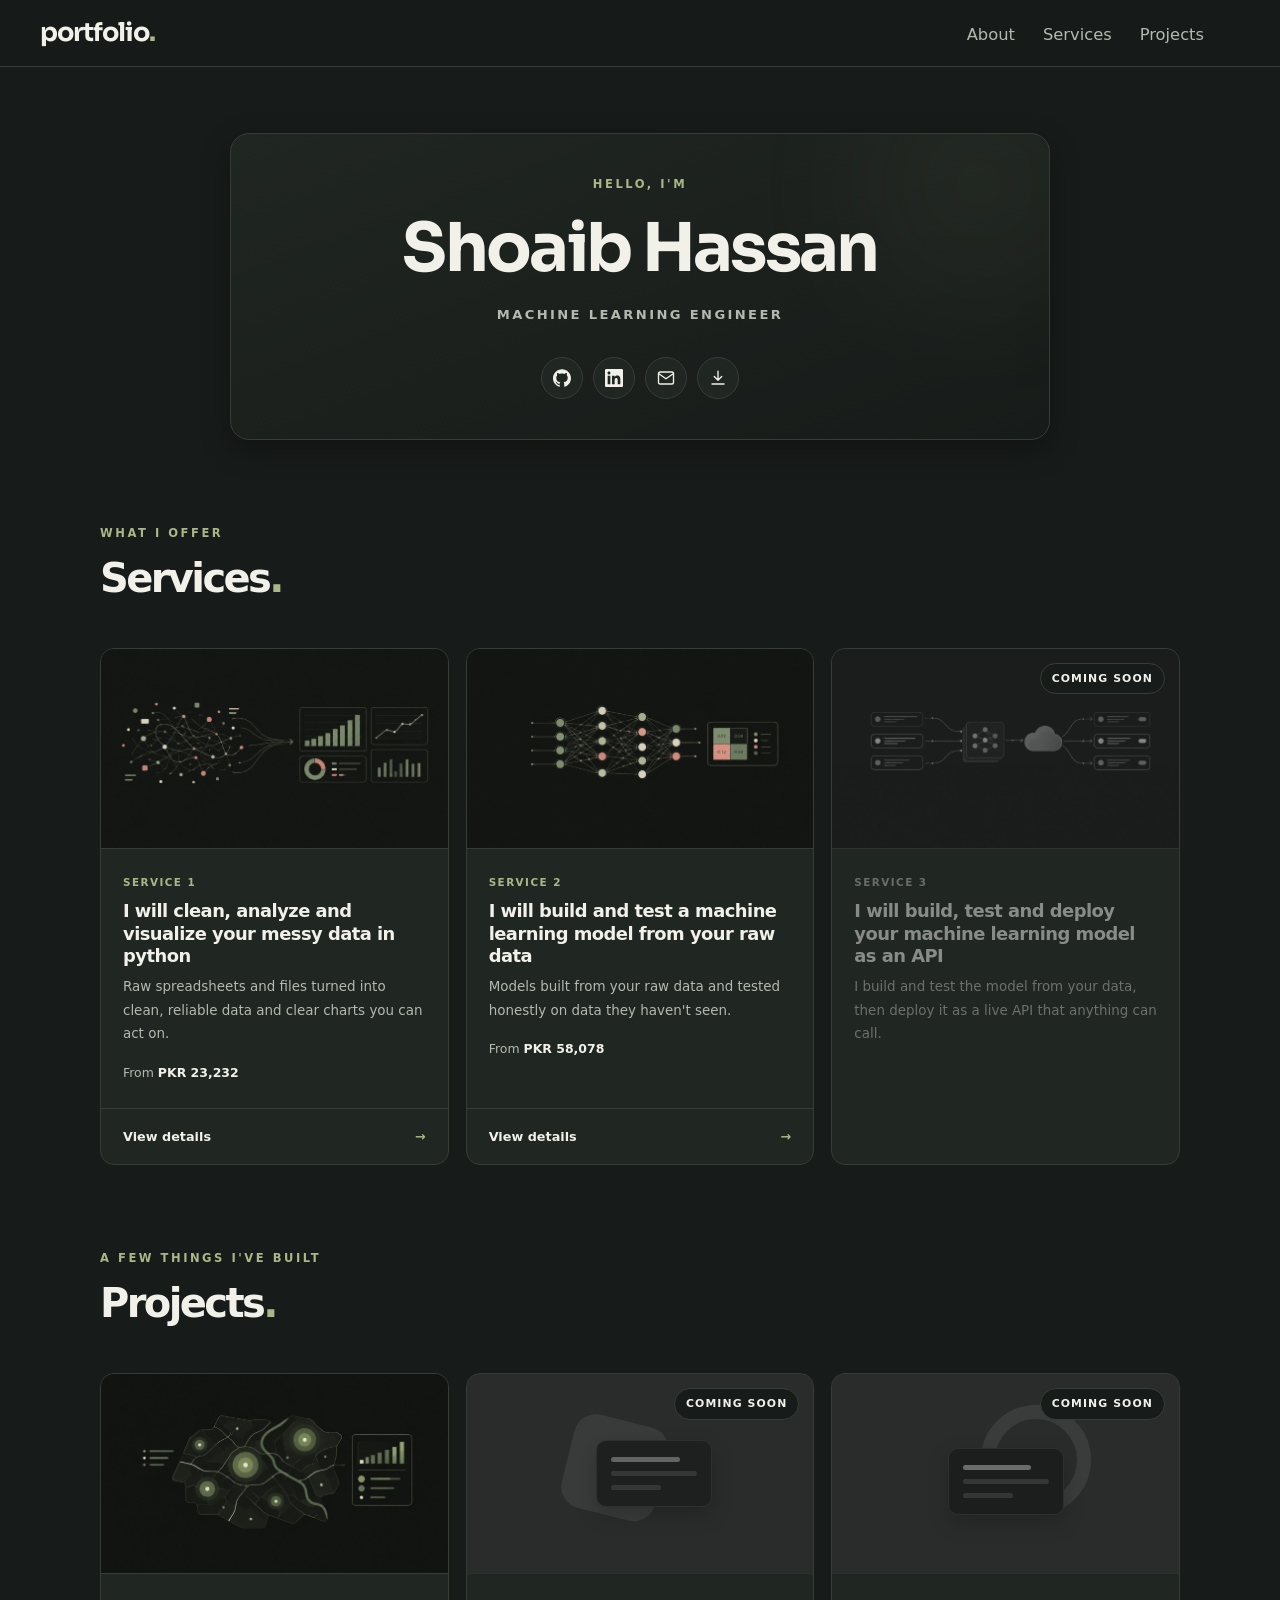
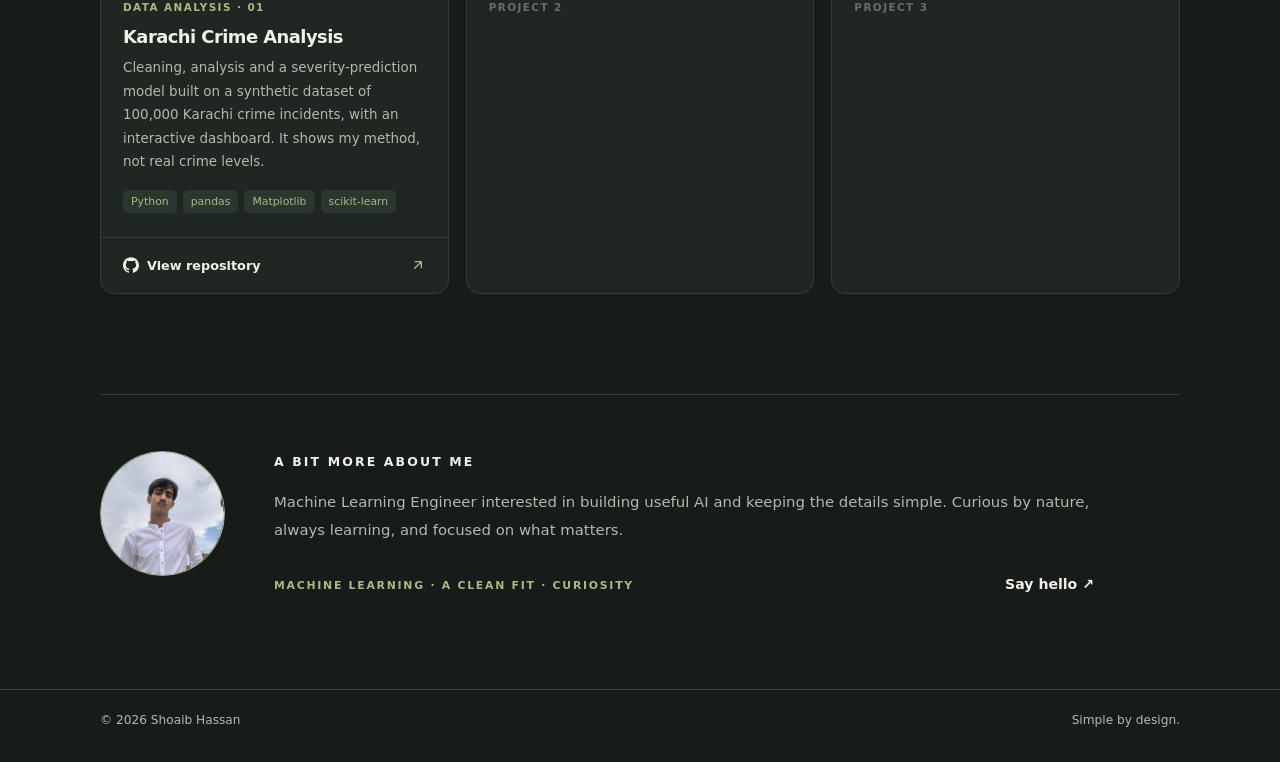
<file: index.html>
<!doctype html>
<html lang="en">
<head>
  <meta charset="utf-8">
  <meta name="viewport" content="width=device-width, initial-scale=1">

  
  <title>Shoaib Hassan | Machine Learning Engineer</title>
  <meta name="description" content="Portfolio of Shoaib Hassan, a Machine Learning Engineer building practical machine learning and AI projects.">
  <meta name="theme-color" content="#171B19">
  <meta property="og:type" content="website">
  <meta property="og:title" content="Shoaib Hassan | Machine Learning Engineer">
  <meta property="og:description" content="Portfolio of Shoaib Hassan, a Machine Learning Engineer building practical machine learning and AI projects.">

  
  <link rel="icon" href="data:image/svg+xml,%3Csvg xmlns='http://www.w3.org/2000/svg' viewBox='0 0 64 64'%3E%3Crect width='64' height='64' rx='14' fill='%23171B19'/%3E%3Ctext x='28' y='46' font-size='44' font-weight='800' text-anchor='middle' fill='%23F1F0E9' font-family='sans-serif'%3Es%3C/text%3E%3Ccircle cx='48' cy='44' r='4.5' fill='%23A8B887'/%3E%3C/svg%3E">

  
  <link rel="preconnect" href="https://fonts.googleapis.com">
  <link rel="preconnect" href="https://fonts.gstatic.com" crossorigin>
  <link rel="stylesheet" href="https://fonts.googleapis.com/css2?family=Sora:wght@600;700&display=swap">

  
  <link rel="stylesheet" href="/static/css/variables.css">
  <link rel="stylesheet" href="/static/css/base.css">
  <link rel="stylesheet" href="/static/css/components.css">
  <link rel="stylesheet" href="/static/css/service.css">
  <link rel="stylesheet" href="/static/css/summary.css">
  <link rel="stylesheet" href="/static/css/responsive.css">
  
</head>
<body id="top">
  <a class="skip-link" href="#main">Skip to content</a>

  


<header class="site-header">
  <div class="container nav-inner">

    
    <a class="logo" href="/#top" aria-label="Shoaib Hassan, back to home">portfolio<span class="dot">.</span></a>

    
    <nav aria-label="Main">
      <ul class="nav-links">
        <li><a href="/#about">About</a></li>
        <li><a href="/#services">Services</a></li>
        <li><a href="/#projects">Projects</a></li>
      </ul>
    </nav>

  </div>
</header>

  <main id="main">
    



<section id="about" class="hero-section container" aria-labelledby="hero-name">
  <div class="hero">
    <p class="label">Hello, I&#39;m</p>
    <h1 class="display-name hero-name" id="hero-name">Shoaib Hassan</h1>
    <p class="subtitle hero-title">Machine Learning Engineer</p>

    <ul class="social-links">
      <li><a class="icon-btn" href="https://github.com/shoaibhassancs" target="_blank" rel="noopener noreferrer" aria-label="GitHub profile">
<svg width="18" height="18" viewBox="0 0 24 24" fill="currentColor" aria-hidden="true"><path d="M12 .297c-6.63 0-12 5.373-12 12 0 5.303 3.438 9.8 8.205 11.385.6.113.82-.258.82-.577 0-.285-.01-1.04-.015-2.04-3.338.724-4.042-1.61-4.042-1.61C4.422 18.07 3.633 17.7 3.633 17.7c-1.087-.744.084-.729.084-.729 1.205.084 1.838 1.236 1.838 1.236 1.07 1.835 2.809 1.305 3.495.998.108-.776.417-1.305.76-1.605-2.665-.3-5.466-1.332-5.466-5.93 0-1.31.465-2.38 1.235-3.22-.135-.303-.54-1.523.105-3.176 0 0 1.005-.322 3.3 1.23.96-.267 1.98-.399 3-.405 1.02.006 2.04.138 3 .405 2.28-1.552 3.285-1.23 3.285-1.23.645 1.653.24 2.873.12 3.176.765.84 1.23 1.91 1.23 3.22 0 4.61-2.805 5.625-5.475 5.92.42.36.81 1.096.81 2.22 0 1.606-.015 2.896-.015 3.286 0 .315.21.69.825.57C20.565 22.092 24 17.592 24 12.297c0-6.627-5.373-12-12-12"/></svg>
</a></li>
      <li><a class="icon-btn" href="https://www.linkedin.com/in/shoaib-hassan-cs/" target="_blank" rel="noopener noreferrer" aria-label="LinkedIn profile">
<svg width="18" height="18" viewBox="0 0 24 24" fill="currentColor" aria-hidden="true"><path d="M20.447 20.452h-3.554v-5.569c0-1.328-.027-3.037-1.852-3.037-1.853 0-2.136 1.445-2.136 2.939v5.667H9.351V9h3.414v1.561h.046c.477-.9 1.637-1.85 3.37-1.85 3.601 0 4.267 2.37 4.267 5.455v6.286zM5.337 7.433c-1.144 0-2.063-.926-2.063-2.065 0-1.138.92-2.063 2.063-2.063 1.14 0 2.064.925 2.064 2.063 0 1.139-.925 2.065-2.064 2.065zm1.782 13.019H3.555V9h3.564v11.452zM22.225 0H1.771C.792 0 0 .774 0 1.729v20.542C0 23.227.792 24 1.771 24h20.451C23.2 24 24 23.227 24 22.271V1.729C24 .774 23.2 0 22.222 0h.003z"/></svg>
</a></li>
      <li><a class="icon-btn" href="mailto:shoaibxhassan@gmail.com" aria-label="Email shoaibxhassan@gmail.com">
<svg width="18" height="18" viewBox="0 0 24 24" fill="none" stroke="currentColor" stroke-width="1.8" stroke-linecap="round" stroke-linejoin="round" aria-hidden="true"><path d="M4 4h16c1.1 0 2 .9 2 2v12c0 1.1-.9 2-2 2H4c-1.1 0-2-.9-2-2V6c0-1.1.9-2 2-2z"/><path d="M22 6l-10 7L2 6"/></svg>
</a></li>
      
      <li><a class="icon-btn icon-btn--expand" href="/static/resume.pdf" download>
<svg width="18" height="18" viewBox="0 0 24 24" fill="none" stroke="currentColor" stroke-width="1.8" stroke-linecap="round" stroke-linejoin="round" aria-hidden="true"><path d="M12 3v12M7 10l5 5 5-5M4 20h16"/></svg>
<span class="icon-label">Download Resume</span></a></li>
    </ul>
  </div>
</section>

<section id="services" class="services-section container" aria-labelledby="services-heading">
  <p class="label">What I offer</p>
  <h2 class="section-title services-heading" id="services-heading">Services<span class="dot">.</span></h2>

  <div class="project-grid">
    
      
      
      


<a class="project-card service-card" href="/services/data-cleaning-analysis">

  

  
  <div class="project-preview preview-1">
    <img src="/static/img/services/cover-1.jpg" alt="" width="1400" height="933" loading="lazy" decoding="async">
  </div>

  <div class="project-body">
    <p class="project-category">Service 1</p>
    <h3 class="project-title">I will clean, analyze and visualize your messy data in python</h3>
    <p class="project-desc">Raw spreadsheets and files turned into clean, reliable data and clear charts you can act on.</p>

    
    <ul class="service-meta">
      <li>From <strong>PKR 23,232</strong></li>
    </ul>
    
  </div>

  
  
  <span class="project-link">
    <span class="project-link-text">View details</span>
    <span class="project-link-arrow" aria-hidden="true">→</span>
  </span>
  

</a>
    
      
      
      


<a class="project-card service-card" href="/services/machine-learning-model">

  

  
  <div class="project-preview preview-2">
    <img src="/static/img/services/cover-2.jpg" alt="" width="1400" height="933" loading="lazy" decoding="async">
  </div>

  <div class="project-body">
    <p class="project-category">Service 2</p>
    <h3 class="project-title">I will build and test a machine learning model from your raw data</h3>
    <p class="project-desc">Models built from your raw data and tested honestly on data they haven&#39;t seen.</p>

    
    <ul class="service-meta">
      <li>From <strong>PKR 58,078</strong></li>
    </ul>
    
  </div>

  
  
  <span class="project-link">
    <span class="project-link-text">View details</span>
    <span class="project-link-arrow" aria-hidden="true">→</span>
  </span>
  

</a>
    
      
      
      


<div class="project-card service-card service-card--inactive">

  <span class="coming-soon">Coming soon</span>

  
  <div class="project-preview preview-3">
    <img src="/static/img/services/cover-3.jpg" alt="" width="1400" height="933" loading="lazy" decoding="async">
  </div>

  <div class="project-body">
    <p class="project-category">Service 3</p>
    <h3 class="project-title">I will build, test and deploy your machine learning model as an API</h3>
    <p class="project-desc">I build and test the model from your data, then deploy it as a live API that anything can call.</p>

    
  </div>

  
  

</div>
    
  </div>
</section>

<section id="projects" class="projects-section container" aria-labelledby="projects-heading">
  <p class="label">A few things I&#39;ve built</p>
  <h2 class="section-title projects-heading" id="projects-heading">Projects<span class="dot">.</span></h2>

  <div class="project-grid">
    
      
      
      



<article class="project-card">

  

  
  <div class="project-preview preview-1">
    
      <img src="/static/img/projects/karachi-crime-analysis.jpg"
           alt="Abstract illustration of a city map with green hotspot circles and a small dashboard panel" width="640" height="150" loading="lazy">
    
  </div>

  <div class="project-body">
    
      <p class="project-category">Data Analysis · 01</p>
      <h3 class="project-title">Karachi Crime Analysis</h3>
      <p class="project-desc">Cleaning, analysis and a severity-prediction model built on a synthetic dataset of 100,000 Karachi crime incidents, with an interactive dashboard. It shows my method, not real crime levels.</p>

      <ul class="project-tags" aria-label="Technologies used">
        <li class="tag">Python</li><li class="tag">pandas</li><li class="tag">Matplotlib</li><li class="tag">scikit-learn</li>
      </ul>

      
      
    
  </div>

  
  
  <a class="project-link" href="https://github.com/shoaibhassancs/crime-data-analysis-and-hostpot-detection" target="_blank" rel="noopener noreferrer"
     aria-label="View repository for Karachi Crime Analysis">
    <span class="project-link-text">
<svg width="16" height="16" viewBox="0 0 24 24" fill="currentColor" aria-hidden="true"><path d="M12 .297c-6.63 0-12 5.373-12 12 0 5.303 3.438 9.8 8.205 11.385.6.113.82-.258.82-.577 0-.285-.01-1.04-.015-2.04-3.338.724-4.042-1.61-4.042-1.61C4.422 18.07 3.633 17.7 3.633 17.7c-1.087-.744.084-.729.084-.729 1.205.084 1.838 1.236 1.838 1.236 1.07 1.835 2.809 1.305 3.495.998.108-.776.417-1.305.76-1.605-2.665-.3-5.466-1.332-5.466-5.93 0-1.31.465-2.38 1.235-3.22-.135-.303-.54-1.523.105-3.176 0 0 1.005-.322 3.3 1.23.96-.267 1.98-.399 3-.405 1.02.006 2.04.138 3 .405 2.28-1.552 3.285-1.23 3.285-1.23.645 1.653.24 2.873.12 3.176.765.84 1.23 1.91 1.23 3.22 0 4.61-2.805 5.625-5.475 5.92.42.36.81 1.096.81 2.22 0 1.606-.015 2.896-.015 3.286 0 .315.21.69.825.57C20.565 22.092 24 17.592 24 12.297c0-6.627-5.373-12-12-12"/></svg>
View repository</span>
    <span class="project-link-arrow">
<svg width="16" height="16" viewBox="0 0 24 24" fill="none" stroke="currentColor" stroke-width="2" stroke-linecap="round" stroke-linejoin="round" aria-hidden="true"><path d="M7 17L17 7M8 7h9v9"/></svg>
</span>
  </a>
  

</article>
    
      
      
      



<article class="project-card project-card--inactive">

  <span class="coming-soon">Coming soon</span>

  
  <div class="project-preview preview-2">
    
      <div class="preview-panel" aria-hidden="true">
        <span></span><span></span><span></span>
      </div>
    
  </div>

  <div class="project-body">
    
      <p class="project-category">Project 2</p>
    
  </div>

  
  

</article>
    
      
      
      



<article class="project-card project-card--inactive">

  <span class="coming-soon">Coming soon</span>

  
  <div class="project-preview preview-3">
    
      <div class="preview-panel" aria-hidden="true">
        <span></span><span></span><span></span>
      </div>
    
  </div>

  <div class="project-body">
    
      <p class="project-category">Project 3</p>
    
  </div>

  
  

</article>
    
  </div>
</section>



<section class="bio-section container" aria-labelledby="bio-heading">
  <div class="bio">

    <div class="avatar">
      <img src="/static/img/profile.jpg"
           alt="Portrait of Shoaib Hassan" width="125" height="125" loading="lazy">
    </div>

    <div class="bio-text">
      <h2 class="bio-heading" id="bio-heading">A bit more about me</h2>
      <p class="bio-paragraph">Machine Learning Engineer interested in building useful AI and keeping the details simple. Curious by nature, always learning, and focused on what matters.</p>

      
      <div class="bio-closing">
        <p class="bio-tags">Machine Learning · A Clean Fit · Curiosity</p>
        <a class="bio-link" href="mailto:shoaibxhassan@gmail.com">Say hello ↗</a>
      </div>
    </div>

  </div>
</section>

  </main>

  
<footer class="site-footer">
  <div class="container footer-inner">
    <p>© 2026 Shoaib Hassan</p>
    <p>Simple by design.</p>
  </div>
</footer>

  
</body>
</html>
</file>
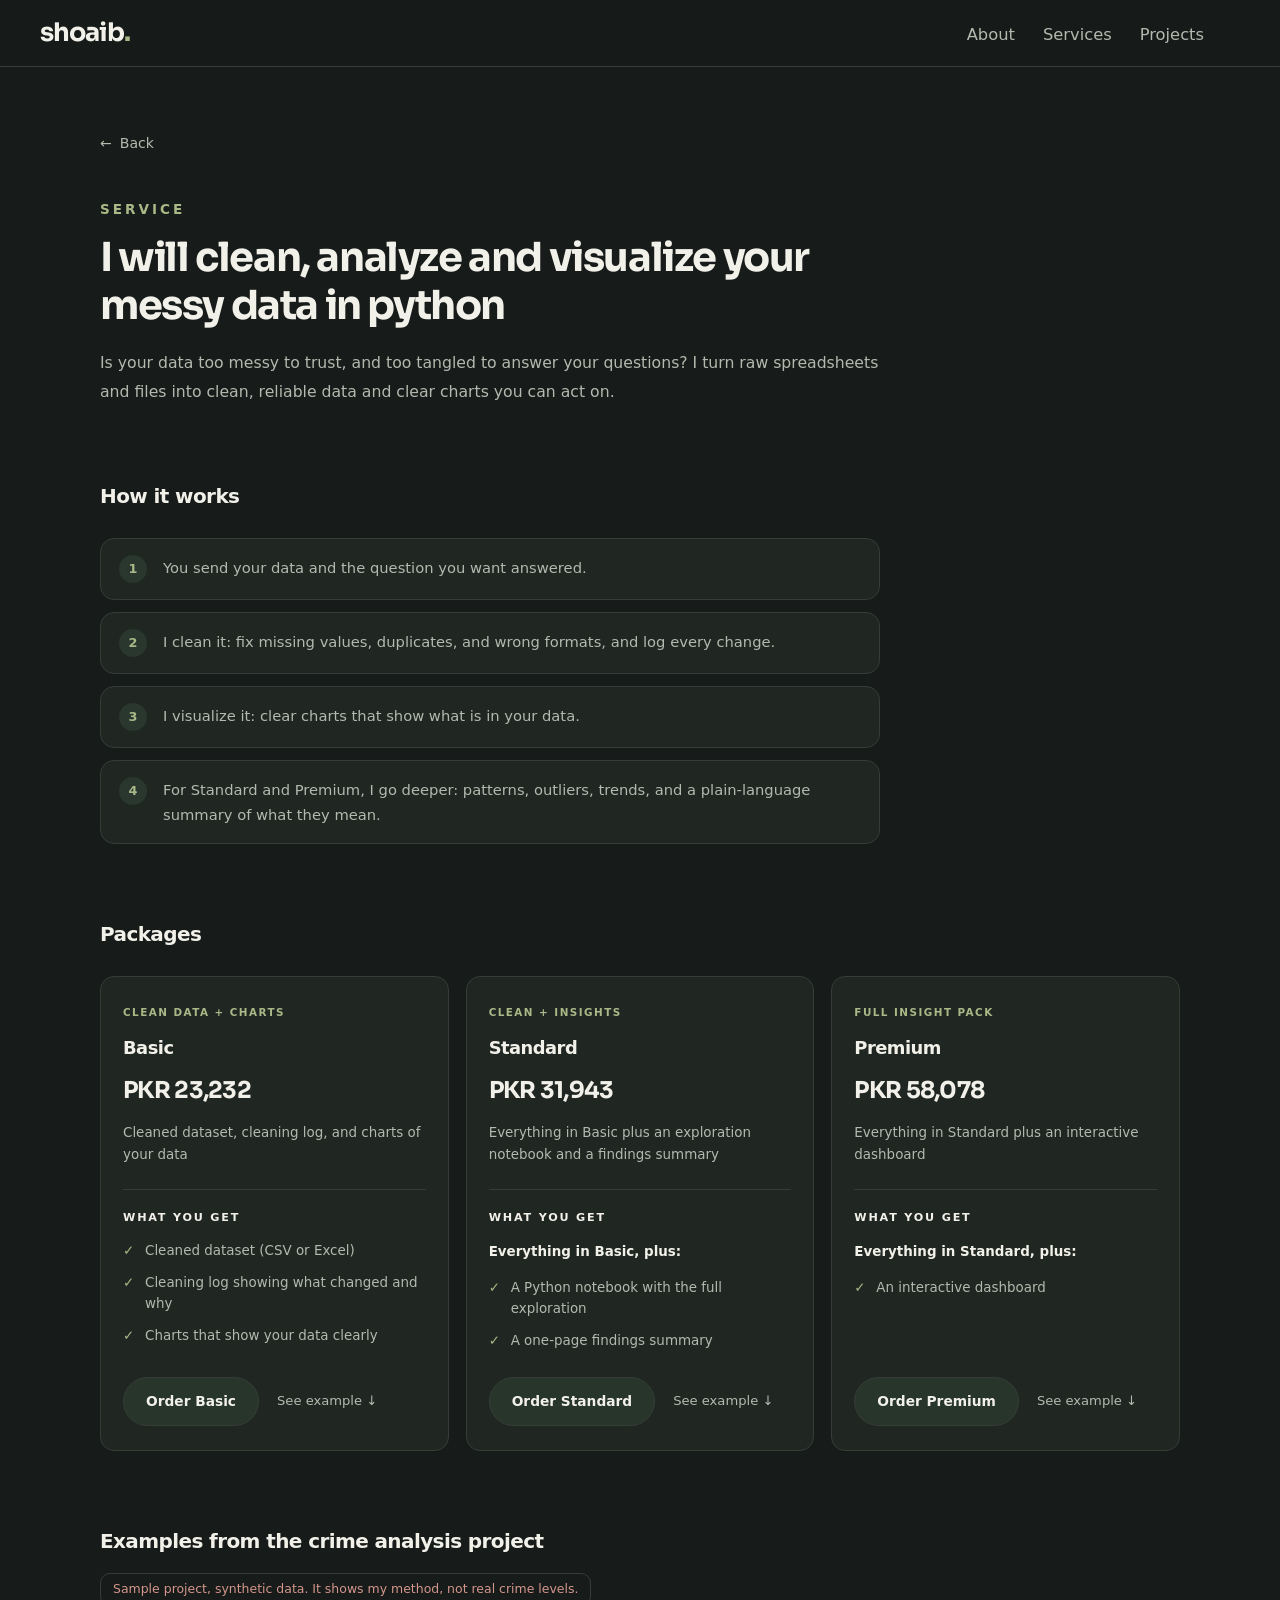
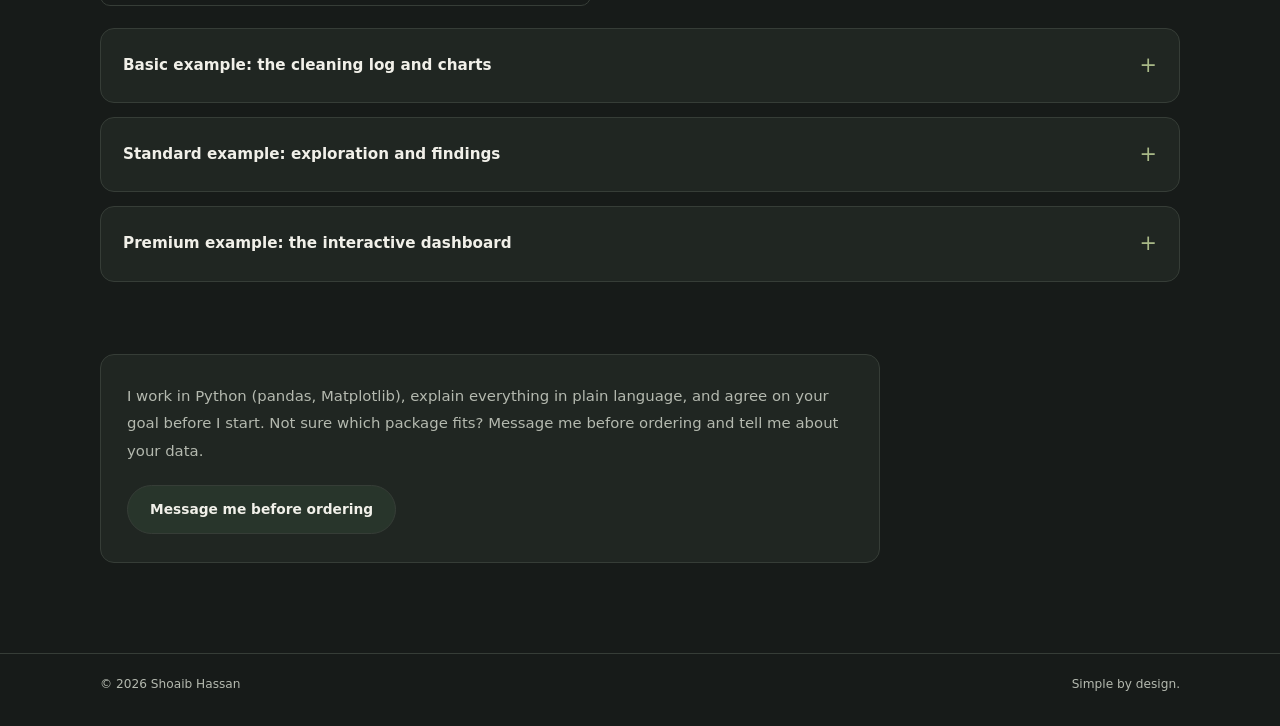
<file: services/data-cleaning-analysis/index.html>
<!doctype html>
<html lang="en">
<head>
  <meta charset="utf-8">
  <meta name="viewport" content="width=device-width, initial-scale=1">

  
  <title>I will clean, analyze and visualize your messy data in python | Shoaib Hassan</title>
  <meta name="description" content="Is your data too messy to trust, and too tangled to answer your questions? I turn raw spreadsheets and files into clean, reliable data and clear charts you can act on.">
  <meta name="theme-color" content="#171B19">
  <meta property="og:type" content="website">
  <meta property="og:title" content="I will clean, analyze and visualize your messy data in python | Shoaib Hassan">
  <meta property="og:description" content="Is your data too messy to trust, and too tangled to answer your questions? I turn raw spreadsheets and files into clean, reliable data and clear charts you can act on.">

  
  <link rel="icon" href="data:image/svg+xml,%3Csvg xmlns='http://www.w3.org/2000/svg' viewBox='0 0 64 64'%3E%3Crect width='64' height='64' rx='14' fill='%23171B19'/%3E%3Ctext x='28' y='46' font-size='44' font-weight='800' text-anchor='middle' fill='%23F1F0E9' font-family='sans-serif'%3Es%3C/text%3E%3Ccircle cx='48' cy='44' r='4.5' fill='%23A8B887'/%3E%3C/svg%3E">

  
  <link rel="preconnect" href="https://fonts.googleapis.com">
  <link rel="preconnect" href="https://fonts.gstatic.com" crossorigin>
  <link rel="stylesheet" href="https://fonts.googleapis.com/css2?family=Sora:wght@600;700&display=swap">

  
  <link rel="stylesheet" href="/static/css/variables.css">
  <link rel="stylesheet" href="/static/css/base.css">
  <link rel="stylesheet" href="/static/css/components.css">
  <link rel="stylesheet" href="/static/css/service.css">
  <link rel="stylesheet" href="/static/css/summary.css">
  <link rel="stylesheet" href="/static/css/responsive.css">
  
</head>
<body id="top">
  <a class="skip-link" href="#main">Skip to content</a>

  


<header class="site-header">
  <div class="container nav-inner">

    
    <a class="logo" href="/#top" aria-label="Shoaib Hassan, back to home">shoaib<span class="dot">.</span></a>

    
    <nav aria-label="Main">
      <ul class="nav-links">
        <li><a href="/#about">About</a></li>
        <li><a href="/#services">Services</a></li>
        <li><a href="/#projects">Projects</a></li>
      </ul>
    </nav>

  </div>
</header>

  <main id="main">
    



<article class="detail container" aria-labelledby="detail-title">

  
  <a class="back-link" href="/#services"><span aria-hidden="true">←</span> Back</a>

  
  <header class="detail-head">
    <p class="label">Service</p>
    <h1 class="detail-title" id="detail-title">I will clean, analyze and visualize your messy data in python</h1>
    <p class="body-text detail-intro">Is your data too messy to trust, and too tangled to answer your questions? I turn raw spreadsheets and files into clean, reliable data and clear charts you can act on.</p>
  </header>

  
  <section class="detail-section" aria-labelledby="how-heading">
    <h2 class="detail-h2" id="how-heading">How it works</h2>
    <ol class="steps">
      <li>You send your data and the question you want answered.</li><li>I clean it: fix missing values, duplicates, and wrong formats, and log every change.</li><li>I visualize it: clear charts that show what is in your data.</li><li>For Standard and Premium, I go deeper: patterns, outliers, trends, and a plain-language summary of what they mean.</li>
    </ol>
  </section>

  
  <section class="detail-section" aria-labelledby="packages-heading">
    <h2 class="detail-h2" id="packages-heading">Packages</h2>
    <div class="pkg-grid">
      
      
      <article class="pkg">
        <p class="pkg-tag">CLEAN DATA + CHARTS</p>
        <h3 class="pkg-name">Basic</h3>
        <p class="pkg-price">PKR 23,232</p>
        <p class="pkg-summary">Cleaned dataset, cleaning log, and charts of your data</p>

        <h4 class="pkg-get">What you get</h4>
        
        <ul class="pkg-list">
          <li>Cleaned dataset (CSV or Excel)</li><li>Cleaning log showing what changed and why</li><li>Charts that show your data clearly</li>
        </ul>

        <div class="pkg-actions">
          <a class="btn" href="mailto:shoaibxhassan@gmail.com?subject=Order%3A%20I%20will%20clean%2C%20analyze%20and%20visualize%20your%20messy%20data%20in%20python%20%28Basic%29">Order Basic</a>
          <a class="pkg-example-link" href="#examples">See example <span aria-hidden="true">↓</span></a>
        </div>
      </article>
      
      
      <article class="pkg">
        <p class="pkg-tag">CLEAN + INSIGHTS</p>
        <h3 class="pkg-name">Standard</h3>
        <p class="pkg-price">PKR 31,943</p>
        <p class="pkg-summary">Everything in Basic plus an exploration notebook and a findings summary</p>

        <h4 class="pkg-get">What you get</h4>
        <p class="pkg-includes">Everything in Basic, plus:</p>
        <ul class="pkg-list">
          <li>A Python notebook with the full exploration</li><li>A one-page findings summary</li>
        </ul>

        <div class="pkg-actions">
          <a class="btn" href="mailto:shoaibxhassan@gmail.com?subject=Order%3A%20I%20will%20clean%2C%20analyze%20and%20visualize%20your%20messy%20data%20in%20python%20%28Standard%29">Order Standard</a>
          <a class="pkg-example-link" href="#examples">See example <span aria-hidden="true">↓</span></a>
        </div>
      </article>
      
      
      <article class="pkg">
        <p class="pkg-tag">FULL INSIGHT PACK</p>
        <h3 class="pkg-name">Premium</h3>
        <p class="pkg-price">PKR 58,078</p>
        <p class="pkg-summary">Everything in Standard plus an interactive dashboard</p>

        <h4 class="pkg-get">What you get</h4>
        <p class="pkg-includes">Everything in Standard, plus:</p>
        <ul class="pkg-list">
          <li>An interactive dashboard</li>
        </ul>

        <div class="pkg-actions">
          <a class="btn" href="mailto:shoaibxhassan@gmail.com?subject=Order%3A%20I%20will%20clean%2C%20analyze%20and%20visualize%20your%20messy%20data%20in%20python%20%28Premium%29">Order Premium</a>
          <a class="pkg-example-link" href="#examples">See example <span aria-hidden="true">↓</span></a>
        </div>
      </article>
      
    </div>
  </section>

  
  
  <section class="detail-section" id="examples" aria-labelledby="examples-heading">
    <h2 class="detail-h2" id="examples-heading">Examples from the crime analysis project</h2>
    <p class="sample-label">Sample project, synthetic data. It shows my method, not real crime levels.</p>

    
    <details class="example" id="example-basic">
      <summary>Basic example: the cleaning log and charts</summary>
      <div class="example-body">

        
          
            <div class="table-wrap">
              <table class="data-table">
                <caption>Cleaning log (summary of cleaning_log.csv)</caption>
                <thead><tr><th scope="col">Check</th><th scope="col">What was recorded</th></tr></thead>
                <tbody>
                  <tr><td>Size after cleaning</td><td>100,000 rows x 23 columns</td></tr><tr><td>Missing values</td><td>0 found</td></tr><tr><td>Duplicates</td><td>0 found</td></tr><tr><td>Labels standardised</td><td>5,607 (for example &#34;Medium-High&#34; had a long dash)</td></tr><tr><td>Dates</td><td>Converted from text to real dates</td></tr><tr><td>Wrong coordinates</td><td>562 rows flagged, not deleted, and left off maps</td></tr><tr><td>Single-value columns</td><td>2 dropped</td></tr>
                </tbody>
              </table>
            </div>
            <p class="ex-note">Every change is logged, even checks that found nothing.</p>

          
        
          
            <ul class="file-list">
              
              <li>
                <a class="file-card" href="/static/reports/karachi_crime_clean.csv" download>
                  <span class="file-name">karachi_crime_clean.csv</span>
                  <span class="file-desc">Cleaned dataset (100,000 rows x 23 columns)</span>
                  <span class="file-dl" aria-hidden="true">↓</span>
                </a>
              </li>
              
              <li>
                <a class="file-card" href="/static/reports/cleaning_log.csv" download>
                  <span class="file-name">cleaning_log.csv</span>
                  <span class="file-desc">Full cleaning log, step by step</span>
                  <span class="file-dl" aria-hidden="true">↓</span>
                </a>
              </li>
              
            </ul>

          
        
          
            
            <div class="fig-grid">
              
              <figure class="fig">
                <img src="/static/img/services/03_03_incidents_by_town.png" alt="Bar chart of crime incidents by town" loading="lazy" decoding="async">
                <figcaption>Incidents by town</figcaption>
              </figure>
              
              <figure class="fig">
                <img src="/static/img/services/03_04_top_subdivisions.png" alt="Bar chart of the subdivisions with the most incidents" loading="lazy" decoding="async">
                <figcaption>Top subdivisions</figcaption>
              </figure>
              
              <figure class="fig">
                <img src="/static/img/services/03_08_hotspot_map.png" alt="Map showing where incidents are concentrated" loading="lazy" decoding="async">
                <figcaption>Hotspot map</figcaption>
              </figure>
              
              <figure class="fig">
                <img src="/static/img/services/03_09_severity_heatmap.png" alt="Heatmap of incident severity" loading="lazy" decoding="async">
                <figcaption>Severity heatmap</figcaption>
              </figure>
              
            </div>

          
        

      </div>
    </details>
    
    <details class="example" id="example-standard">
      <summary>Standard example: exploration and findings</summary>
      <div class="example-body">

        
          
            <p class="ex-text ex-text--lead">Location and crime type drive severity. Time of year, month and weekday do not.</p>

          
        
          
            <ul class="file-list">
              
              <li>
                <a class="file-card" href="/static/reports/01_data_overview.py" download>
                  <span class="file-name">01_data_overview.py</span>
                  <span class="file-desc">Data overview script</span>
                  <span class="file-dl" aria-hidden="true">↓</span>
                </a>
              </li>
              
              <li>
                <a class="file-card" href="/static/reports/04_exploration_findings.py" download>
                  <span class="file-name">04_exploration_findings.py</span>
                  <span class="file-desc">Exploration script</span>
                  <span class="file-dl" aria-hidden="true">↓</span>
                </a>
              </li>
              
            </ul>

          
        
          
            
            
            
              <div class="table-wrap">
                <table class="data-table">
                  <caption>Risk level summary (04_06_risk_level_summary.csv)</caption>
                  <thead><tr><th scope="col">SUBDIVISION_RISK_LEVEL</th><th scope="col">incidents</th><th scope="col">pct_high</th><th scope="col">avg_severity</th><th scope="col">subdivisions</th></tr></thead>
                  <tbody>
                    <tr><td>Low</td><td>18832</td><td>9.6</td><td>4.87</td><td>82</td></tr><tr><td>Medium</td><td>34891</td><td>43.5</td><td>6.98</td><td>68</td></tr><tr><td>Medium-High</td><td>5607</td><td>57.2</td><td>7.72</td><td>8</td></tr><tr><td>High</td><td>40670</td><td>85.8</td><td>9.04</td><td>36</td></tr>
                  </tbody>
                </table>
              </div>
              <p class="ex-note">
                
                <a class="ex-open" href="/static/reports/04_06_risk_level_summary.csv" download>Download the full table <span aria-hidden="true">↓</span></a>
              </p>
            

          
        
          
            
            
            
              <div class="table-wrap">
                <table class="data-table">
                  <caption>Crime type summary (04_07_crime_type_summary.csv)</caption>
                  <thead><tr><th scope="col">CRIME_TYPE</th><th scope="col">incidents</th><th scope="col">pct_high</th><th scope="col">avg_severity</th></tr></thead>
                  <tbody>
                    <tr><td>Robbery</td><td>10269</td><td>56.3</td><td>7.81</td></tr><tr><td>Snatching</td><td>10051</td><td>38.7</td><td>6.93</td></tr><tr><td>Murder</td><td>8138</td><td>96.2</td><td>9.63</td></tr><tr><td>Theft</td><td>7634</td><td>27.1</td><td>5.97</td></tr><tr><td>Gang Violence</td><td>7247</td><td>84.7</td><td>9.05</td></tr><tr><td>Political Violence</td><td>5970</td><td>72.0</td><td>8.47</td></tr><tr><td>Assault</td><td>5907</td><td>70.6</td><td>8.35</td></tr><tr><td>Drug Possession</td><td>5706</td><td>12.5</td><td>4.77</td></tr>
                  </tbody>
                </table>
              </div>
              <p class="ex-note">
                Showing the first 8 of 27 rows. 
                <a class="ex-open" href="/static/reports/04_07_crime_type_summary.csv" download>Download the full table <span aria-hidden="true">↓</span></a>
              </p>
            

          
        
          
            
            
            
              <div class="table-wrap">
                <table class="data-table">
                  <caption>Weekday summary (04_03_weekday_summary.csv)</caption>
                  <thead><tr><th scope="col">DAY_NAME</th><th scope="col">incidents</th><th scope="col">pct_high</th><th scope="col">avg_severity</th><th scope="col">incidents_per_day</th><th scope="col">vs_average_pct</th></tr></thead>
                  <tbody>
                    <tr><td>Monday</td><td>14334</td><td>55.3</td><td>7.47</td><td>54.9</td><td>0.2</td></tr><tr><td>Tuesday</td><td>14344</td><td>54.9</td><td>7.45</td><td>55.0</td><td>0.4</td></tr><tr><td>Wednesday</td><td>14373</td><td>55.1</td><td>7.47</td><td>55.1</td><td>0.6</td></tr><tr><td>Thursday</td><td>14136</td><td>55.3</td><td>7.47</td><td>54.2</td><td>-1.0</td></tr><tr><td>Friday</td><td>14242</td><td>55.4</td><td>7.48</td><td>54.6</td><td>-0.3</td></tr><tr><td>Saturday</td><td>14294</td><td>55.2</td><td>7.47</td><td>54.8</td><td>0.1</td></tr><tr><td>Sunday</td><td>14277</td><td>54.6</td><td>7.45</td><td>54.9</td><td>0.2</td></tr>
                  </tbody>
                </table>
              </div>
              <p class="ex-note">
                
                <a class="ex-open" href="/static/reports/04_03_weekday_summary.csv" download>Download the full table <span aria-hidden="true">↓</span></a>
              </p>
            

          
        
          
            
            <div class="md"><h3>Karachi Crime Incidents, Jun 2020 - May 2025: Findings Summary</h3>
<p><strong>Question:</strong> Where, when and what kind of incidents happen, and where should attention go first?</p>
<p><strong>Data:</strong> 100,000 incident records across 18 towns, 194 subdivisions and 27 crime types, 1 Jun 2020 to 31 May 2025.
This is a synthetic dataset (the source column says "Synthetic"), so this is a demonstration of the method, not findings about real crime.</p>
<p><strong>Cleaning:</strong> No missing values or duplicates. 5,607 labels were standardised ("Medium-High"), dates were converted from text, and 562 rows from one subdivision (Khokhrapar) have a coordinate far outside their own town. Those rows are kept in all counts and left off the map. Full details are in <code>cleaning_log.csv</code>.</p>
<h4>Key findings</h4>
<p><strong>1. Nothing changes over time.</strong> About 55 incidents per day, every year within 0.8% of the average, every month within 1.6%, every weekday within 1.0%. The share of High-severity incidents stays between 54.7% and 55.4% in every period. Day-to-day variation is what random chance alone would produce, and the 7 unusual days (out of 1,826) are about as many as chance predicts. There is no seasonal or weekday pattern to plan around.</p>
<p><strong>2. Where an incident happens matters most.</strong> The 36 High-risk subdivisions (19% of all subdivisions) hold 40.7% of incidents, and 85.8% of those are High severity. In Low-risk areas only 9.6% are High severity. The same crime is also rated more severe in riskier areas (see severity map).</p>
<table>
<thead>
<tr>
<th>Area risk level</th>
<th>Subdivisions</th>
<th>Incidents</th>
<th>High severity</th>
</tr>
</thead>
<tbody>
<tr>
<td>Low</td>
<td>82</td>
<td>18,832</td>
<td>9.6%</td>
</tr>
<tr>
<td>Medium</td>
<td>68</td>
<td>34,891</td>
<td>43.5%</td>
</tr>
<tr>
<td>Medium-High</td>
<td>8</td>
<td>5,607</td>
<td>57.2%</td>
</tr>
<tr>
<td>High</td>
<td>36</td>
<td>40,670</td>
<td>85.8%</td>
</tr>
</tbody>
</table>
<p><strong>3. Two towns see the most incidents, two see the most severe ones.</strong> Orangi (11,501) and Lyari (11,149) have the most incidents. Baldia (78.4% High) and Lyari (75.4%) have the most severe. North Nazimabad (9.7%) and Gulberg (15.3%) have the least.</p>
<p><strong>4. Twelve subdivisions stand out.</strong> Each has more than 1,193 incidents, which makes them statistical outliers. All twelve are High-risk and together they account for 17.7% of all incidents. Six of them (Baghdadi, Kalakot, Landhi 89, Pirabad, Ghaziabad, Burns Road) are about 99% High severity.</p>
<p><strong>5. Crime types differ sharply.</strong> Robbery (10,269) and Snatching (10,051) are the most frequent. Murder (96.2% High), Gang Violence (84.7%) and Homicide (84.1%) are the most severe. Industrial Hazards (3.5%) and Drug Possession (12.5%) are the least.</p>
<p><strong>6. Some crime labels are rated inconsistently.</strong> Mobile Snatching is 0% High (all 124 are Medium), while Cellphone Snatching, Phone Theft and Street Snatching are 100% High. Overlapping labels (Murder and Homicide, Gang Violence and Gang Activity) could be merged. This is worth a definition check before any decisions rely on these categories.</p>
<h4>What this means</h4>
<ul>
<li>Focus on place, not calendar: the 36 High-risk subdivisions, and the 12 standouts first.</li>
<li>Do not build rosters or campaigns around months or weekdays, because the data shows no difference.</li>
<li>Review the crime category definitions before relying on severity by crime type.</li>
</ul>
<h4>Limits</h4>
<ul>
<li>Synthetic data: results show the method, not real-world crime.</li>
<li>Dates have no time of day, so hour-of-day analysis is not possible.</li>
<li>Coordinates are neighbourhood-level (161 distinct points for 194 subdivisions), so maps show areas, not streets.</li>
<li>Each subdivision has one fixed risk level, so the data cannot show risk changing over time.</li>
</ul>
<p><em>Charts: <code>visuals/03_01</code> to <code>03_09</code>. Tables: <code>reports/04_01</code> to <code>04_08</code>.</em></p></div>

          
        

      </div>
    </details>
    
    <details class="example" id="example-premium">
      <summary>Premium example: the interactive dashboard</summary>
      <div class="example-body">

        
          
            <iframe class="dashboard" src="/static/projects/karachi-dashboard.html" title="Interactive crime dashboard (sample project, synthetic data)" loading="lazy"></iframe>
            <p class="ex-note">Filter by year, town, crime type and severity. Click a town bar to filter everything.</p>
            <a class="ex-open" href="/static/projects/karachi-dashboard.html" target="_blank" rel="noopener">Open the dashboard full screen <span aria-hidden="true">↗</span></a>

          
          
        

      </div>
    </details>
    
  </section>
  

  
  <section class="detail-cta">
    <p class="body-text">I work in Python (pandas, Matplotlib), explain everything in plain language, and agree on your goal before I start. Not sure which package fits? Message me before ordering and tell me about your data.</p>
    <a class="btn" href="mailto:shoaibxhassan@gmail.com?subject=Question%20before%20ordering%3A%20I%20will%20clean%2C%20analyze%20and%20visualize%20your%20messy%20data%20in%20python">Message me before ordering</a>
  </section>

</article>

  </main>

  
<footer class="site-footer">
  <div class="container footer-inner">
    <p>© 2026 Shoaib Hassan</p>
    <p>Simple by design.</p>
  </div>
</footer>

  
<script src="/static/js/examples.js" defer></script>

</body>
</html>
</file>
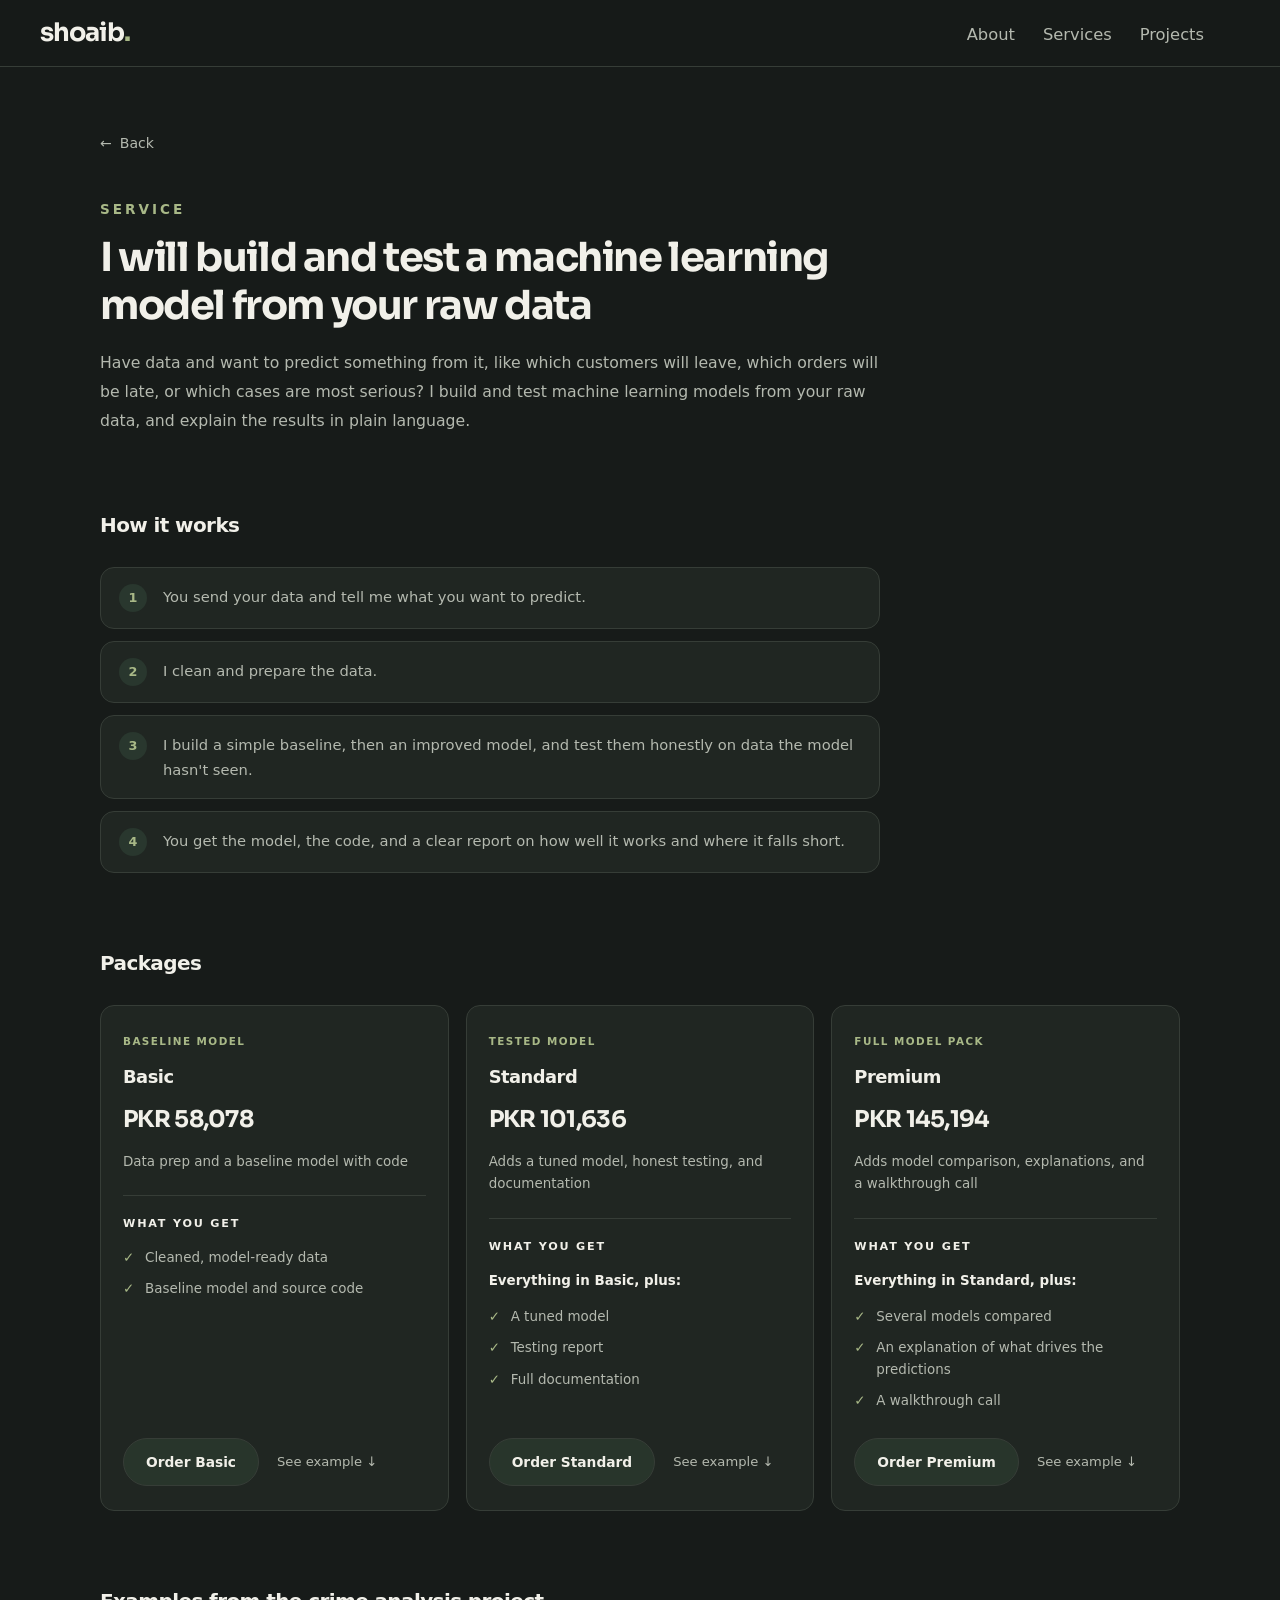
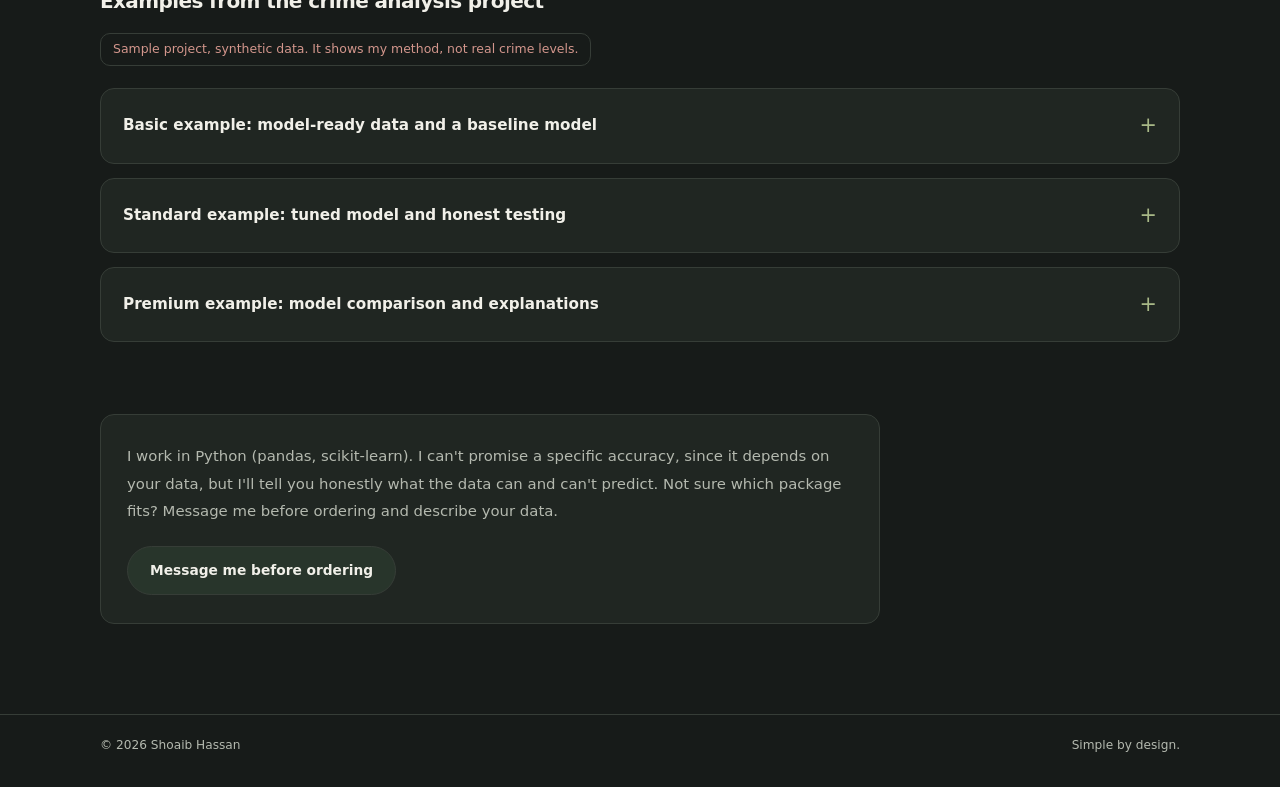
<file: services/machine-learning-model/index.html>
<!doctype html>
<html lang="en">
<head>
  <meta charset="utf-8">
  <meta name="viewport" content="width=device-width, initial-scale=1">

  
  <title>I will build and test a machine learning model from your raw data | Shoaib Hassan</title>
  <meta name="description" content="Have data and want to predict something from it, like which customers will leave, which orders will be late, or which cases are most serious? I build and test machine learning models from your raw data, and explain the results in plain language.">
  <meta name="theme-color" content="#171B19">
  <meta property="og:type" content="website">
  <meta property="og:title" content="I will build and test a machine learning model from your raw data | Shoaib Hassan">
  <meta property="og:description" content="Have data and want to predict something from it, like which customers will leave, which orders will be late, or which cases are most serious? I build and test machine learning models from your raw data, and explain the results in plain language.">

  
  <link rel="icon" href="data:image/svg+xml,%3Csvg xmlns='http://www.w3.org/2000/svg' viewBox='0 0 64 64'%3E%3Crect width='64' height='64' rx='14' fill='%23171B19'/%3E%3Ctext x='28' y='46' font-size='44' font-weight='800' text-anchor='middle' fill='%23F1F0E9' font-family='sans-serif'%3Es%3C/text%3E%3Ccircle cx='48' cy='44' r='4.5' fill='%23A8B887'/%3E%3C/svg%3E">

  
  <link rel="preconnect" href="https://fonts.googleapis.com">
  <link rel="preconnect" href="https://fonts.gstatic.com" crossorigin>
  <link rel="stylesheet" href="https://fonts.googleapis.com/css2?family=Sora:wght@600;700&display=swap">

  
  <link rel="stylesheet" href="/static/css/variables.css">
  <link rel="stylesheet" href="/static/css/base.css">
  <link rel="stylesheet" href="/static/css/components.css">
  <link rel="stylesheet" href="/static/css/service.css">
  <link rel="stylesheet" href="/static/css/summary.css">
  <link rel="stylesheet" href="/static/css/responsive.css">
  
</head>
<body id="top">
  <a class="skip-link" href="#main">Skip to content</a>

  


<header class="site-header">
  <div class="container nav-inner">

    
    <a class="logo" href="/#top" aria-label="Shoaib Hassan, back to home">shoaib<span class="dot">.</span></a>

    
    <nav aria-label="Main">
      <ul class="nav-links">
        <li><a href="/#about">About</a></li>
        <li><a href="/#services">Services</a></li>
        <li><a href="/#projects">Projects</a></li>
      </ul>
    </nav>

  </div>
</header>

  <main id="main">
    



<article class="detail container" aria-labelledby="detail-title">

  
  <a class="back-link" href="/#services"><span aria-hidden="true">←</span> Back</a>

  
  <header class="detail-head">
    <p class="label">Service</p>
    <h1 class="detail-title" id="detail-title">I will build and test a machine learning model from your raw data</h1>
    <p class="body-text detail-intro">Have data and want to predict something from it, like which customers will leave, which orders will be late, or which cases are most serious? I build and test machine learning models from your raw data, and explain the results in plain language.</p>
  </header>

  
  <section class="detail-section" aria-labelledby="how-heading">
    <h2 class="detail-h2" id="how-heading">How it works</h2>
    <ol class="steps">
      <li>You send your data and tell me what you want to predict.</li><li>I clean and prepare the data.</li><li>I build a simple baseline, then an improved model, and test them honestly on data the model hasn&#39;t seen.</li><li>You get the model, the code, and a clear report on how well it works and where it falls short.</li>
    </ol>
  </section>

  
  <section class="detail-section" aria-labelledby="packages-heading">
    <h2 class="detail-h2" id="packages-heading">Packages</h2>
    <div class="pkg-grid">
      
      
      <article class="pkg">
        <p class="pkg-tag">BASELINE MODEL</p>
        <h3 class="pkg-name">Basic</h3>
        <p class="pkg-price">PKR 58,078</p>
        <p class="pkg-summary">Data prep and a baseline model with code</p>

        <h4 class="pkg-get">What you get</h4>
        
        <ul class="pkg-list">
          <li>Cleaned, model-ready data</li><li>Baseline model and source code</li>
        </ul>

        <div class="pkg-actions">
          <a class="btn" href="mailto:shoaibxhassan@gmail.com?subject=Order%3A%20I%20will%20build%20and%20test%20a%20machine%20learning%20model%20from%20your%20raw%20data%20%28Basic%29">Order Basic</a>
          <a class="pkg-example-link" href="#examples">See example <span aria-hidden="true">↓</span></a>
        </div>
      </article>
      
      
      <article class="pkg">
        <p class="pkg-tag">TESTED MODEL</p>
        <h3 class="pkg-name">Standard</h3>
        <p class="pkg-price">PKR 101,636</p>
        <p class="pkg-summary">Adds a tuned model, honest testing, and documentation</p>

        <h4 class="pkg-get">What you get</h4>
        <p class="pkg-includes">Everything in Basic, plus:</p>
        <ul class="pkg-list">
          <li>A tuned model</li><li>Testing report</li><li>Full documentation</li>
        </ul>

        <div class="pkg-actions">
          <a class="btn" href="mailto:shoaibxhassan@gmail.com?subject=Order%3A%20I%20will%20build%20and%20test%20a%20machine%20learning%20model%20from%20your%20raw%20data%20%28Standard%29">Order Standard</a>
          <a class="pkg-example-link" href="#examples">See example <span aria-hidden="true">↓</span></a>
        </div>
      </article>
      
      
      <article class="pkg">
        <p class="pkg-tag">FULL MODEL PACK</p>
        <h3 class="pkg-name">Premium</h3>
        <p class="pkg-price">PKR 145,194</p>
        <p class="pkg-summary">Adds model comparison, explanations, and a walkthrough call</p>

        <h4 class="pkg-get">What you get</h4>
        <p class="pkg-includes">Everything in Standard, plus:</p>
        <ul class="pkg-list">
          <li>Several models compared</li><li>An explanation of what drives the predictions</li><li>A walkthrough call</li>
        </ul>

        <div class="pkg-actions">
          <a class="btn" href="mailto:shoaibxhassan@gmail.com?subject=Order%3A%20I%20will%20build%20and%20test%20a%20machine%20learning%20model%20from%20your%20raw%20data%20%28Premium%29">Order Premium</a>
          <a class="pkg-example-link" href="#examples">See example <span aria-hidden="true">↓</span></a>
        </div>
      </article>
      
    </div>
  </section>

  
  
  <section class="detail-section" id="examples" aria-labelledby="examples-heading">
    <h2 class="detail-h2" id="examples-heading">Examples from the crime analysis project</h2>
    <p class="sample-label">Sample project, synthetic data. It shows my method, not real crime levels.</p>

    
    <details class="example" id="example-basic">
      <summary>Basic example: model-ready data and a baseline model</summary>
      <div class="example-body">

        
          
            <p class="ex-text">The sample task: predict whether a crime incident is Low, Medium or High severity from crime type, location and date.</p>

          
        
          
            <ul class="file-list">
              
              <li>
                <a class="file-card" href="/static/reports/model_ready.csv" download>
                  <span class="file-name">model_ready.csv</span>
                  <span class="file-desc">Model-ready data</span>
                  <span class="file-dl" aria-hidden="true">↓</span>
                </a>
              </li>
              
              <li>
                <a class="file-card" href="/static/reports/05_baseline_model.py" download>
                  <span class="file-name">05_baseline_model.py</span>
                  <span class="file-desc">Baseline model code</span>
                  <span class="file-dl" aria-hidden="true">↓</span>
                </a>
              </li>
              
            </ul>

          
        
          
            <p class="ex-text ex-text--lead">Always guessing the most common answer (High) scores 55.1% accuracy (macro F1 0.237). The baseline model scores 89.6% (macro F1 0.876).</p>

          
        
          
            
            <div class="fig-grid fig-grid--single">
              
              <figure class="fig">
                <img src="/static/img/services/05_01_baseline_confusion_matrix.png" alt="Confusion matrix showing how often the baseline model predicted each severity level correctly" loading="lazy" decoding="async">
                <figcaption>Baseline model: confusion matrix</figcaption>
              </figure>
              
            </div>

          
        

      </div>
    </details>
    
    <details class="example" id="example-standard">
      <summary>Standard example: tuned model and honest testing</summary>
      <div class="example-body">

        
          
            <p class="ex-text">Tuned with cross-validation on training data only, then scored once on 20,000 unseen incidents: 89.4% accuracy, macro F1 0.876. Mistakes happen only between neighbouring levels (Medium vs High, Low vs Medium). Low is never confused with High.</p>

          
        
          
            <p class="ex-text ex-text--lead">Tuning did not beat the simple model, and the report says so.</p>

          
        
          
            
            <div class="fig-grid fig-grid--single">
              
              <figure class="fig">
                <img src="/static/img/services/06_01_tuned_confusion_matrix.png" alt="Confusion matrix for the tuned model on 20,000 unseen incidents" loading="lazy" decoding="async">
                <figcaption>Tuned model: confusion matrix on unseen data</figcaption>
              </figure>
              
            </div>

          
        
          
            <ul class="file-list">
              
              <li>
                <a class="file-card" href="/static/reports/06_tuned_model_and_testing.py" download>
                  <span class="file-name">06_tuned_model_and_testing.py</span>
                  <span class="file-desc">Tuning and testing code</span>
                  <span class="file-dl" aria-hidden="true">↓</span>
                </a>
              </li>
              
              <li>
                <a class="file-card" href="/static/reports/model_report.md" download>
                  <span class="file-name">model_report.md</span>
                  <span class="file-desc">Testing report and documentation</span>
                  <span class="file-dl" aria-hidden="true">↓</span>
                </a>
              </li>
              
            </ul>

          
        

      </div>
    </details>
    
    <details class="example" id="example-premium">
      <summary>Premium example: model comparison and explanations</summary>
      <div class="example-body">

        
          
            <div class="table-wrap">
              <table class="data-table">
                <caption>Model comparison (same unseen test rows)</caption>
                <thead><tr><th scope="col">Model</th><th scope="col">Accuracy</th><th scope="col">Macro F1</th></tr></thead>
                <tbody>
                  <tr><td>Always predict High (no learning)</td><td>0.551</td><td>0.237</td></tr><tr><td>Rule: crime type only</td><td>0.660</td><td>0.605</td></tr><tr><td>Rule: crime type + subdivision</td><td>0.899</td><td>0.881</td></tr><tr><td>Logistic regression (chosen)</td><td>0.894</td><td>0.876</td></tr><tr><td>Decision tree</td><td>0.876</td><td>0.864</td></tr><tr><td>Random forest</td><td>0.890</td><td>0.871</td></tr><tr><td>Gradient boosting</td><td>0.894</td><td>0.875</td></tr>
                </tbody>
              </table>
            </div>
            

          
        
          
            <p class="ex-text ex-text--lead">A plain lookup table matches the best model. More complex models added nothing here, so the simplest one was chosen.</p>

          
        
          
            <div class="table-wrap">
              <table class="data-table">
                <caption>What drives the predictions</caption>
                <thead><tr><th scope="col">Group of columns</th><th scope="col">Drop in score when shuffled</th></tr></thead>
                <tbody>
                  <tr><td>Location</td><td>0.400</td></tr><tr><td>Crime type</td><td>0.385</td></tr><tr><td>Time (year, month, weekday)</td><td>0.0003 (no effect)</td></tr>
                </tbody>
              </table>
            </div>
            <p class="ex-note">The bigger the drop, the more the model relies on that group of columns.</p>

          
        
          
            
            <div class="fig-grid">
              
              <figure class="fig">
                <img src="/static/img/services/07_01_model_comparison.png" alt="Chart comparing the accuracy of the models on the same unseen test data" loading="lazy" decoding="async">
                <figcaption>Model comparison</figcaption>
              </figure>
              
              <figure class="fig">
                <img src="/static/img/services/07_02_what_drives_severity.png" alt="Chart showing which groups of columns drive the severity predictions" loading="lazy" decoding="async">
                <figcaption>What drives severity</figcaption>
              </figure>
              
              <figure class="fig">
                <img src="/static/img/services/07_03_crime_type_push.png" alt="Chart showing how each crime type pushes the predicted severity" loading="lazy" decoding="async">
                <figcaption>How crime type pushes the prediction</figcaption>
              </figure>
              
            </div>

          
        
          
            <p class="ex-text">A walkthrough call where I explain the model, the results and the limits.</p>

          
        

      </div>
    </details>
    
  </section>
  

  
  <section class="detail-cta">
    <p class="body-text">I work in Python (pandas, scikit-learn). I can&#39;t promise a specific accuracy, since it depends on your data, but I&#39;ll tell you honestly what the data can and can&#39;t predict. Not sure which package fits? Message me before ordering and describe your data.</p>
    <a class="btn" href="mailto:shoaibxhassan@gmail.com?subject=Question%20before%20ordering%3A%20I%20will%20build%20and%20test%20a%20machine%20learning%20model%20from%20your%20raw%20data">Message me before ordering</a>
  </section>

</article>

  </main>

  
<footer class="site-footer">
  <div class="container footer-inner">
    <p>© 2026 Shoaib Hassan</p>
    <p>Simple by design.</p>
  </div>
</footer>

  
<script src="/static/js/examples.js" defer></script>

</body>
</html>
</file>
<file: static/css/variables.css>
/* Moss & Charcoal theme colors */
:root {
  --bg: #171B19;
  --panel: #202622;
  --ink: #F1F0E9;
  --muted: #B4B9AF;
  --accent: #A8B887;
  --accent-secondary: #D3968C;
  --line: #363D37;
  --wash: #28352B;
  --pill: #29372E;
}

/* Layout, shape, font, and motion values */
:root {
  --content-width: 1080px;
  --page-padding: 28px;
  --nav-height: 66px;

  --radius-card: 14px;
  --radius-hero: 19px;
  --radius-tag: 5px;

  --transition-fast: 180ms ease;
  --transition-card: 210ms ease;

  --shadow-soft: 0 10px 30px rgba(0, 0, 0, 0.28);

  --font-sans: Inter, ui-sans-serif, system-ui, -apple-system,
    BlinkMacSystemFont, "Segoe UI", sans-serif;
  --font-display: Sora, Inter, ui-sans-serif, system-ui, sans-serif;

  /* Name scales between 2.6rem (mobile) and 5.5rem (desktop) */
  --fs-name: clamp(2.6rem, 8vw, 5.5rem);
  --fs-heading: clamp(2rem, 4.5vw, 2.5rem);
  --fs-body: 0.93rem;

  color-scheme: dark;
}

/* Smaller page padding on tablet and mobile */
@media (max-width: 760px) {
  :root { --page-padding: 18px; }
}
@media (max-width: 500px) {
  :root { --page-padding: 16px; }
}
@media (max-width: 340px) {
  :root { --page-padding: 12px; }
}
</file>
<file: static/css/base.css>
/* Reset: consistent box sizing, no default margins */
*, *::before, *::after { box-sizing: border-box; }
* { margin: 0; }

/* Smooth anchor scrolling, offset for the sticky navbar */
html {
  scroll-behavior: smooth;
  scroll-padding-top: calc(var(--nav-height) + 16px);
  -webkit-text-size-adjust: 100%;
}

/* Page canvas: charcoal background, off-white text */
body {
  background: var(--bg);
  color: var(--ink);
  font-family: var(--font-sans);
  font-size: var(--fs-body);
  line-height: 1.8;
  -webkit-font-smoothing: antialiased;
  overflow-x: hidden;
}

/* Media elements never overflow their container */
img, svg { display: block; max-width: 100%; }

/* Links inherit color */
a { color: inherit; text-decoration: none; }

/* Buttons inherit the page font */
button { font: inherit; color: inherit; }

/* Centered content column (max 1080px) */
.container {
  width: 100%;
  max-width: calc(var(--content-width) + var(--page-padding) * 2);
  margin-inline: auto;
  padding-inline: var(--page-padding);
}

/* Small uppercase moss label ("A LITTLE ABOUT ME") */
.label {
  font-size: 0.68rem;
  font-weight: 750;
  letter-spacing: 0.23em;
  text-transform: uppercase;
  color: var(--accent);
}

/* Large hero name (Sora) */
.display-name {
  font-family: var(--font-display);
  font-size: var(--fs-name);
  font-weight: 700;
  letter-spacing: -0.04em;
  line-height: 1.05;
  color: var(--ink);
}

/* Uppercase professional title */
.subtitle {
  font-size: 0.82rem;
  font-weight: 650;
  letter-spacing: 0.18em;
  text-transform: uppercase;
  color: var(--muted);
}

/* Section heading ("Projects.") */
.section-title {
  font-size: var(--fs-heading);
  font-weight: 750;
  letter-spacing: -0.065em;
  line-height: 1.1;
  color: var(--ink);
}

/* Moss-green period after logo and headings */
.dot { color: var(--accent); }

/* Standard muted body text */
.body-text {
  font-size: var(--fs-body);
  line-height: 1.85;
  color: var(--muted);
}

/* Visible keyboard focus ring on all interactive elements */
:focus-visible {
  outline: 2px solid var(--accent);
  outline-offset: 3px;
  border-radius: 4px;
}

/* Hides text visually but keeps it for screen readers */
.sr-only {
  position: absolute;
  width: 1px;
  height: 1px;
  padding: 0;
  margin: -1px;
  overflow: hidden;
  clip: rect(0, 0, 0, 0);
  white-space: nowrap;
  border: 0;
}

/* "Skip to content" link, visible only when focused by keyboard */
.skip-link {
  position: absolute;
  top: -100px;
  left: var(--page-padding);
  padding: 8px 14px;
  background: var(--panel);
  border: 1px solid var(--accent);
  border-radius: 8px;
  z-index: 200;
}
.skip-link:focus { top: 10px; }

/* Respect reduced-motion: no smooth scroll, no transitions */
@media (prefers-reduced-motion: reduce) {
  html { scroll-behavior: auto; }
  *, *::before, *::after {
    transition: none !important;
    animation: none !important;
  }
}
</file>
<file: static/css/components.css>
/* ===== NAVBAR ===== */

/* Sticky navbar: translucent background, thin bottom border */
.site-header {
  position: sticky;
  top: 0;
  z-index: 100;
  background: var(--bg);
  background: color-mix(in srgb, var(--bg) 88%, transparent);
  -webkit-backdrop-filter: blur(10px);
  backdrop-filter: blur(10px);
  border-bottom: 1px solid var(--line);
}

/* Navbar uses a wider container than the page, so the logo sits closer to the left edge */
.site-header .container {
  max-width: 1440px;
  padding-inline: 40px;
}

/* Logo on the left, links on the right */
.nav-inner {
  display: flex;
  align-items: center;
  justify-content: space-between;
  height: var(--nav-height);
}

/* "portfolio." logo text (Sora) */
.logo {
  font-family: var(--font-display);
  font-size: 1.6rem;
  font-weight: 700;
  letter-spacing: -0.04em;
  line-height: 1;
  color: var(--ink);
}

/* About / Services / Projects list, nudged left of the right edge */
.nav-links {
  display: flex;
  gap: 28px;
  margin: 0 36px 0 0;
  padding: 0;
  list-style: none;
}

/* Nav link: muted, turns off-white with a moss underline on hover/focus */
.nav-links a {
  display: block;
  padding: 10px 0 6px;
  font-size: 1.02rem;
  font-weight: 500;
  color: var(--muted);
  border-bottom: 1px solid transparent;
  transition: color var(--transition-fast), border-color var(--transition-fast);
}
.nav-links a:hover,
.nav-links a:focus-visible {
  color: var(--ink);
  border-bottom-color: var(--accent);
}

/* Tighter navbar on tablet and mobile (room for three links) */
@media (max-width: 760px) {
  .site-header .container { padding-inline: var(--page-padding); }
  .nav-links { gap: 22px; margin-right: 8px; }
}
@media (max-width: 500px) {
  .logo { font-size: 1.15rem; }
  .nav-links { gap: 14px; margin-right: 0; }
  .nav-links a { font-size: 0.88rem; }
}
@media (max-width: 340px) {
  .logo { font-size: 1.05rem; }
  .nav-links { gap: 10px; }
  .nav-links a { font-size: 0.82rem; }
}


/* ===== HERO ===== */

/* Hero section: 66px gap below the navbar */
.hero-section { padding-top: 66px; }

/* Hero card: centered, narrower, subtle gradient, thin border */
.hero {
  position: relative;
  display: flex;
  flex-direction: column;
  align-items: center;
  justify-content: center;
  max-width: 820px;
  margin-inline: auto;
  min-height: 300px;
  padding: 40px 24px;
  text-align: center;
  background: linear-gradient(160deg, var(--panel) 0%, var(--bg) 100%);
  border: 1px solid var(--line);
  border-radius: var(--radius-hero);
  box-shadow: var(--shadow-soft);
  overflow: hidden;
}

/* Faint moss glow in the upper-right corner */
.hero::before {
  content: "";
  position: absolute;
  top: -70px;
  right: -50px;
  width: 240px;
  height: 240px;
  background: var(--accent);
  border-radius: 50%;
  filter: blur(70px);
  opacity: 0.06;
  pointer-events: none;
}

/* Keeps hero content above the glow */
.hero > * { position: relative; }

/* Hero name and title spacing and sizes */
.hero .hero-name {
  margin-top: 18px;
  font-size: clamp(2.1rem, 6vw, 4.2rem);
}
.hero-title { margin-top: 20px; }
.hero .hero-title {
  font-size: 0.95rem;
  letter-spacing: 0.18em;
}

/* Row of circular icon links, centered as a group */
.social-links {
  display: flex;
  flex-wrap: nowrap;
  justify-content: center;
  align-items: center;
  gap: 10px;
  margin: 30px 0 0;
  padding: 0;
  list-style: none;
}
.social-links li { flex: none; }

/* Circular icon button */
.icon-btn {
  display: grid;
  place-items: center;
  width: 42px;
  height: 42px;
  background: var(--panel);
  color: var(--ink);
  border: 1px solid var(--line);
  border-radius: 50%;
  transition: transform var(--transition-fast), border-color var(--transition-fast), background var(--transition-fast);
}

/* Hover/focus: lift 3px, moss border, green surface */
.icon-btn:hover,
.icon-btn:focus-visible {
  transform: translateY(-3px);
  border-color: var(--accent);
  background: var(--wash);
}

/* Mobile: smaller card, radius, padding, and text */
@media (max-width: 500px) {
  .hero { min-height: 260px; padding: 30px 16px; border-radius: 14px; }
  .hero .hero-title { font-size: 0.85rem; letter-spacing: 0.14em; }
}


/* ===== RESUME BUTTON (grows on both sides on hover) ===== */

/* Fixed 42px circle at rest; icon and label stay centered inside it */
.icon-btn--expand {
  display: flex;
  align-items: center;
  justify-content: center;
  width: 42px;
  padding: 0;
  border-radius: 999px;
  overflow: hidden;
  white-space: nowrap;
  transition: width 280ms ease, transform var(--transition-fast),
              border-color var(--transition-fast), background var(--transition-fast);
}
.icon-btn--expand svg { flex-shrink: 0; }

/* Label: zero width and invisible until hover or keyboard focus */
.icon-label {
  display: block;
  width: 0;
  margin-left: 0;
  overflow: hidden;
  opacity: 0;
  font-size: 0.8rem;
  font-weight: 600;
  letter-spacing: 0;
  text-align: center;
  text-transform: none;
  white-space: nowrap;
  transition: width 280ms ease, margin-left 280ms ease, opacity 200ms ease;
}

/* Expand on hover or focus (mouse devices, windows wider than 560px) */
@media (hover: hover) and (min-width: 561px) {
  .icon-btn--expand:hover,
  .icon-btn--expand:focus-visible {
    width: 184px;
  }
  .icon-btn--expand:hover .icon-label,
  .icon-btn--expand:focus-visible .icon-label {
    width: 124px;
    margin-left: 9px;
    opacity: 1;
  }
}


/* ===== SECTION LABELS (hero, services, and projects share one size) ===== */
.hero .label,
.services-section .label,
.projects-section .label {
  font-size: 0.85rem;
  letter-spacing: 0.22em;
}
@media (max-width: 500px) {
  .hero .label,
  .services-section .label,
  .projects-section .label { font-size: 0.75rem; }
}


/* ===== SERVICES AND PROJECTS SECTIONS ===== */

/* Each section starts 83px below the previous one */
.services-section { padding-top: 83px; }
.projects-section {
  padding-top: 83px;
  padding-bottom: 0;
}

/* Section headings ("Services." and "Projects.") */
.services-heading,
.projects-heading { margin-top: 12px; }

/* Card grid (shared by services and projects): 3 columns, 2 on tablet, 1 on mobile */
.project-grid {
  display: grid;
  grid-template-columns: repeat(3, minmax(0, 1fr));
  gap: 17px;
  margin-top: 48px;
}
@media (max-width: 900px) {
  .project-grid { grid-template-columns: repeat(2, minmax(0, 1fr)); }
}
@media (max-width: 560px) {
  .project-grid { grid-template-columns: minmax(0, 1fr); gap: 15px; margin-top: 36px; }
}


/* ===== PROJECT CARD (also used by service cards) ===== */

/* Card: dark surface, thin border, lifts on hover */
.project-card {
  display: flex;
  flex-direction: column;
  background: var(--panel);
  border: 1px solid var(--line);
  border-radius: var(--radius-card);
  overflow: hidden;
  transition: transform var(--transition-card), border-color var(--transition-card), box-shadow var(--transition-card);
}
.project-card:hover,
.project-card:focus-within {
  transform: translateY(-4px);
  border-color: var(--accent);
  box-shadow: var(--shadow-soft);
}

/* Text area: grows so the bottom row always sits at the bottom */
.project-body {
  flex: 1;
  padding: 26px 22px 24px;
}

/* Small uppercase category label ("COMPUTER VISION · 01") */
.project-category {
  font-size: 0.65rem;
  font-weight: 750;
  letter-spacing: 0.14em;
  line-height: 1.5;
  text-transform: uppercase;
  color: var(--accent);
}

/* Card title */
.project-title {
  margin-top: 10px;
  font-size: 1.12rem;
  font-weight: 700;
  letter-spacing: -0.03em;
  line-height: 1.25;
  color: var(--ink);
}

/* Short description */
.project-desc {
  margin-top: 8px;
  font-size: 0.84rem;
  line-height: 1.75;
  color: var(--muted);
}

/* Technology tags: small moss labels, wrap naturally */
.project-tags {
  display: flex;
  flex-wrap: wrap;
  gap: 6px;
  margin: 16px 0 0;
  padding: 0;
  list-style: none;
}
.tag {
  padding: 5px 8px;
  font-size: 0.68rem;
  line-height: 1.2;
  color: var(--accent);
  background: var(--pill);
  border-radius: var(--radius-tag);
}

/* Optional live demo link */
.project-demo {
  display: inline-block;
  margin-top: 14px;
  font-size: 0.8rem;
  font-weight: 600;
  color: var(--accent);
}
.project-demo:hover { text-decoration: underline; }

/* Bottom row: thin top border, text left, arrow right */
.project-link {
  display: flex;
  align-items: center;
  justify-content: space-between;
  padding: 16px 22px;
  border-top: 1px solid var(--line);
  font-size: 0.8rem;
  font-weight: 600;
  color: var(--ink);
  transition: color var(--transition-fast);
}
.project-link-text {
  display: inline-flex;
  align-items: center;
  gap: 8px;
}
.project-link-arrow { color: var(--accent); }
.project-link:hover,
.project-link:focus-visible { color: var(--accent); }


/* ===== SERVICE CARD EXTRAS ===== */

/* Service card is one big link */
.service-card { color: inherit; }
.service-card:focus-visible {
  outline-offset: 4px;
  border-radius: var(--radius-card);
}

/* Price and delivery row */
.service-meta {
  display: flex;
  flex-wrap: wrap;
  gap: 6px 16px;
  margin: 16px 0 0;
  padding: 0;
  list-style: none;
  font-size: 0.78rem;
  color: var(--muted);
}
.service-meta strong {
  font-weight: 650;
  color: var(--ink);
}

/* Bottom row turns moss when the whole card is hovered or focused */
.service-card:hover .project-link,
.service-card:focus-visible .project-link { color: var(--accent); }


/* ===== CARD PREVIEWS (CSS illustrations or screenshots) ===== */

/* Preview area: full card width, 200px tall */
.project-preview {
  position: relative;
  display: grid;
  place-items: center;
  height: 200px;
  overflow: hidden;
  border-bottom: 1px solid var(--line);
}

/* Real screenshots fill the area */
.project-preview img {
  width: 100%;
  height: 100%;
  object-fit: cover;
}

/* Soft geometric shape behind the panel */
.project-preview::before {
  content: "";
  position: absolute;
  width: 96px;
  height: 96px;
  border-radius: 50%;
  background: color-mix(in srgb, var(--accent) 24%, transparent);
}

/* Screenshots: no shape behind them */
.project-preview:has(img)::before { display: none; }

/* Floating mini interface panel with three lines */
.preview-panel {
  position: relative;
  display: flex;
  flex-direction: column;
  gap: 9px;
  width: 116px;
  padding: 16px 14px;
  background: var(--bg);
  border: 1px solid var(--line);
  border-radius: 10px;
  box-shadow: 0 8px 20px rgba(0, 0, 0, 0.3);
}
.preview-panel span {
  display: block;
  height: 5px;
  border-radius: 3px;
  background: color-mix(in srgb, var(--ink) 22%, transparent);
}
.preview-panel span:first-child { width: 80%; background: var(--accent); }
.preview-panel span:nth-child(2) { width: 100%; }
.preview-panel span:nth-child(3) { width: 58%; }

/* Variant 1: green surface, round shape centered */
.preview-1 { background: var(--wash); }

/* Variant 2: rosy-brown tint, rounded square shape, panel nudged right */
.preview-2 { background: color-mix(in srgb, var(--accent-secondary) 14%, var(--panel)); }
.preview-2::before {
  border-radius: 22px;
  transform: rotate(14deg) translateX(-26px);
  background: color-mix(in srgb, var(--accent-secondary) 28%, transparent);
}
.preview-2 .preview-panel { transform: translateX(14px); }
.preview-2 .preview-panel span:first-child { background: var(--accent-secondary); }

/* Variant 3: moss-dominant surface, darker panel, ring shape, panel nudged down */
.preview-3 { background: color-mix(in srgb, var(--accent) 22%, var(--bg)); }
.preview-3::before {
  width: 110px;
  height: 110px;
  background: none;
  border: 14px solid color-mix(in srgb, var(--accent) 26%, transparent);
  transform: translate(30px, -14px);
}
.preview-3 .preview-panel {
  background: color-mix(in srgb, var(--bg) 90%, black);
  transform: translateY(8px);
}


/* ===== BIOGRAPHY ===== */

/* 100px below the cards, then a thin top border */
.bio-section { padding-bottom: 90px; }
.bio {
  display: grid;
  grid-template-columns: 140px minmax(0, 1fr);
  gap: 34px;
  align-items: start;
  margin-top: 100px;
  padding-top: 56px;
  border-top: 1px solid var(--line);
}

/* Circular avatar: initials by default, or a photo */
.avatar {
  display: grid;
  place-items: center;
  width: 125px;
  height: 125px;
  overflow: hidden;
  background: var(--wash);
  border: 1px solid var(--accent);
  border-radius: 50%;
}
.avatar span {
  font-family: var(--font-display);
  font-size: 2.1rem;
  font-weight: 700;
  letter-spacing: -0.04em;
  color: var(--accent);
}
.avatar img {
  width: 100%;
  height: 100%;
  object-fit: cover;
}

/* "A BIT MORE ABOUT ME" heading */
.bio-heading {
  margin-bottom: 16px;
  font-size: 0.78rem;
  font-weight: 750;
  letter-spacing: 0.17em;
  text-transform: uppercase;
  color: var(--ink);
}

/* Biography paragraph */
.bio-paragraph {
  max-width: 820px;
  font-size: 0.93rem;
  line-height: 1.85;
  color: var(--muted);
}

/* Closing row: interests left, email link right */
.bio-closing {
  display: flex;
  flex-wrap: wrap;
  align-items: center;
  justify-content: space-between;
  gap: 14px 24px;
  max-width: 820px;
  margin-top: 28px;
}
.bio-tags {
  font-size: 0.68rem;
  font-weight: 700;
  letter-spacing: 0.16em;
  text-transform: uppercase;
  color: var(--accent);
}
.bio-link {
  font-size: 0.88rem;
  font-weight: 600;
  color: var(--ink);
  border-bottom: 1px solid transparent;
  transition: color var(--transition-fast), border-color var(--transition-fast);
}
.bio-link:hover,
.bio-link:focus-visible {
  color: var(--accent);
  border-bottom-color: var(--accent);
}

/* Narrow screens: avatar stacked above the text, closing row stacked */
@media (max-width: 600px) {
  .bio {
    grid-template-columns: minmax(0, 1fr);
    gap: 24px;
    margin-top: 70px;
    padding-top: 40px;
  }
  .avatar { width: 96px; height: 96px; }
  .avatar span { font-size: 1.6rem; }
  .bio-closing { flex-direction: column; align-items: flex-start; }
}


/* ===== FOOTER ===== */

/* Thin top border, copyright left, tagline right */
.site-footer {
  border-top: 1px solid var(--line);
  padding: 20px 0 30px;
  font-size: 0.76rem;
  color: var(--muted);
}
.footer-inner {
  display: flex;
  flex-wrap: wrap;
  align-items: center;
  justify-content: space-between;
  gap: 8px 24px;
}
@media (max-width: 500px) {
  .footer-inner { flex-direction: column; align-items: flex-start; }
}
</file>
<file: static/css/service.css>
/* ===== INACTIVE SERVICE CARD ("Coming soon") ===== */

.service-card { position: relative; }

/* Greyed out and not clickable */
.service-card--inactive { cursor: default; }
.service-card--inactive .project-preview,
.service-card--inactive .project-body {
  opacity: 0.5;
  filter: grayscale(1);
}
.service-card--inactive:hover {
  transform: none;
  border-color: var(--line);
  box-shadow: none;
}

/* Badge in the top-right corner */
.coming-soon {
  position: absolute;
  top: 14px;
  right: 14px;
  z-index: 2;
  padding: 5px 11px;
  font-size: 0.68rem;
  font-weight: 700;
  letter-spacing: 0.1em;
  text-transform: uppercase;
  color: var(--ink);
  background: var(--bg);
  border: 1px solid var(--line);
  border-radius: 999px;
}


/* ===== DETAIL PAGE ===== */

/* overflow-anchor: none stops the browser adjusting scroll when expanders open (examples.js does it) */
.detail { padding-top: 56px; padding-bottom: 90px; overflow-anchor: none; }

/* Back link */
.back-link {
  display: inline-flex;
  gap: 8px;
  padding: 8px 0 4px;
  font-size: 0.88rem;
  color: var(--muted);
  border-bottom: 1px solid transparent;
  transition: color var(--transition-fast), border-color var(--transition-fast);
}
.back-link:hover,
.back-link:focus-visible {
  color: var(--ink);
  border-bottom-color: var(--accent);
}

/* Title block */
.detail-head { max-width: 780px; margin-top: 36px; }
.detail-head .label { font-size: 0.85rem; letter-spacing: 0.22em; }
.detail-title {
  margin-top: 12px;
  font-family: var(--font-display);
  font-size: clamp(1.6rem, 4.5vw, 2.5rem);
  font-weight: 700;
  letter-spacing: -0.035em;
  line-height: 1.2;
  color: var(--ink);
}
.detail-intro { margin-top: 18px; font-size: 0.98rem; }

/* Section spacing and headings */
.detail-section { margin-top: 72px; }
.detail-h2 {
  font-size: 1.25rem;
  font-weight: 750;
  letter-spacing: -0.03em;
  color: var(--ink);
}

/* How it works: numbered steps */
.steps {
  display: grid;
  gap: 12px;
  max-width: 780px;
  margin: 24px 0 0;
  padding: 0;
  list-style: none;
  counter-reset: step;
}
.steps li {
  counter-increment: step;
  display: flex;
  align-items: flex-start;
  gap: 16px;
  padding: 16px 18px;
  font-size: 0.92rem;
  line-height: 1.7;
  color: var(--muted);
  background: var(--panel);
  border: 1px solid var(--line);
  border-radius: var(--radius-card);
}
.steps li::before {
  content: counter(step);
  flex: none;
  display: grid;
  place-items: center;
  width: 28px;
  height: 28px;
  font-size: 0.8rem;
  font-weight: 700;
  color: var(--accent);
  background: var(--pill);
  border-radius: 50%;
}


/* ===== PACKAGES ===== */

.pkg-grid {
  display: grid;
  grid-template-columns: repeat(3, minmax(0, 1fr));
  gap: 17px;
  margin-top: 24px;
}

/* One package card */
.pkg {
  display: flex;
  flex-direction: column;
  padding: 26px 22px 24px;
  background: var(--panel);
  border: 1px solid var(--line);
  border-radius: var(--radius-card);
}
.pkg-tag {
  font-size: 0.65rem;
  font-weight: 750;
  letter-spacing: 0.14em;
  text-transform: uppercase;
  color: var(--accent);
}
.pkg-name {
  margin-top: 10px;
  font-size: 1.12rem;
  font-weight: 700;
  letter-spacing: -0.03em;
  color: var(--ink);
}
.pkg-price {
  margin-top: 6px;
  font-family: var(--font-display);
  font-size: 1.45rem;
  font-weight: 700;
  letter-spacing: -0.03em;
  color: var(--ink);
}
.pkg-summary {
  margin-top: 10px;
  font-size: 0.84rem;
  line-height: 1.7;
  color: var(--muted);
}

/* "What you get" */
.pkg-get {
  margin-top: 22px;
  padding-top: 18px;
  font-size: 0.7rem;
  font-weight: 750;
  letter-spacing: 0.16em;
  text-transform: uppercase;
  color: var(--ink);
  border-top: 1px solid var(--line);
}
.pkg-includes {
  margin-top: 12px;
  font-size: 0.84rem;
  font-weight: 600;
  color: var(--ink);
}
.pkg-list {
  display: grid;
  gap: 10px;
  margin: 12px 0 0;
  padding: 0;
  list-style: none;
}
.pkg-list li {
  position: relative;
  padding-left: 22px;
  font-size: 0.84rem;
  line-height: 1.6;
  color: var(--muted);
}
.pkg-list li::before {
  content: "✓";
  position: absolute;
  left: 0;
  font-weight: 700;
  color: var(--accent);
}

/* Button and example link pinned to the bottom of each package */
.pkg-actions {
  display: flex;
  flex-wrap: wrap;
  align-items: center;
  gap: 12px 18px;
  margin-top: auto;
  padding-top: 26px;
}
.pkg-example-link {
  font-size: 0.82rem;
  color: var(--muted);
  border-bottom: 1px solid transparent;
  transition: color var(--transition-fast), border-color var(--transition-fast);
}
.pkg-example-link:hover,
.pkg-example-link:focus-visible {
  color: var(--accent);
  border-bottom-color: var(--accent);
}

/* Pill button (orders and contact) */
.btn {
  display: inline-flex;
  align-items: center;
  justify-content: center;
  min-height: 44px;
  padding: 11px 22px;
  font-size: 0.86rem;
  font-weight: 650;
  color: var(--ink);
  background: var(--wash);
  border: 1px solid var(--line);
  border-radius: 999px;
  transition: transform var(--transition-fast), border-color var(--transition-fast), color var(--transition-fast);
}
.btn:hover,
.btn:focus-visible {
  transform: translateY(-2px);
  color: var(--accent);
  border-color: var(--accent);
}


/* ===== EXAMPLES ===== */

/* Label that marks every example as sample data */
.sample-label {
  display: inline-block;
  margin-top: 14px;
  padding: 6px 12px;
  font-size: 0.78rem;
  line-height: 1.5;
  color: var(--accent-secondary);
  border: 1px solid var(--line);
  border-radius: 10px;
}

/* One collapsed block per package (examples.js keeps only one open) */
.example {
  margin-top: 14px;
  background: var(--panel);
  border: 1px solid var(--line);
  border-radius: var(--radius-card);
}
.example:first-of-type { margin-top: 22px; }
.example[open] { border-color: var(--accent); }

.example summary {
  display: flex;
  align-items: center;
  justify-content: space-between;
  gap: 16px;
  padding: 18px 22px;
  font-size: 0.95rem;
  font-weight: 650;
  color: var(--ink);
  cursor: pointer;
  list-style: none;
}
.example summary::-webkit-details-marker { display: none; }
.example summary::after {
  content: "+";
  flex: none;
  font-size: 1.3rem;
  font-weight: 400;
  color: var(--accent);
}
.example[open] summary::after { content: "–"; }

.example-body { padding: 4px 22px 26px; }
.example-body > * + * { margin-top: 22px; }

/* Text, notes, and pending placeholders */
.ex-text { font-size: 0.9rem; line-height: 1.8; color: var(--muted); }
.ex-text--lead {
  font-size: 1.05rem;
  font-weight: 600;
  line-height: 1.6;
  color: var(--ink);
}
.ex-note { font-size: 0.84rem; line-height: 1.7; color: var(--muted); }
.ex-pending {
  padding: 18px 20px;
  font-size: 0.84rem;
  color: var(--muted);
  border: 1px dashed var(--line);
  border-radius: 12px;
}

/* Tables scroll inside their box on narrow screens */
.table-wrap {
  overflow-x: auto;
  border: 1px solid var(--line);
  border-radius: 12px;
}
.data-table {
  width: 100%;
  border-collapse: collapse;
  font-size: 0.84rem;
}
.data-table caption {
  padding: 12px 16px;
  font-size: 0.75rem;
  font-weight: 650;
  text-align: left;
  color: var(--ink);
  background: var(--bg);
}
.data-table th,
.data-table td {
  padding: 11px 16px;
  text-align: left;
  vertical-align: top;
  border-top: 1px solid var(--line);
}
.data-table th {
  font-size: 0.68rem;
  font-weight: 700;
  letter-spacing: 0.12em;
  text-transform: uppercase;
  color: var(--accent);
}
.data-table td { color: var(--muted); }
.data-table td:first-child { font-weight: 600; color: var(--ink); }

/* Charts: three per row on desktop */
.fig-grid {
  display: grid;
  grid-template-columns: repeat(3, minmax(0, 1fr));
  gap: 16px;
}
.fig { margin: 0; }
.fig img {
  width: 100%;
  height: auto;
  background: var(--bg);
  border: 1px solid var(--line);
  border-radius: 10px;
}
.fig figcaption {
  margin-top: 8px;
  font-size: 0.78rem;
  color: var(--muted);
}

/* A lone chart (confusion matrix) is smaller: change 380px to resize it */
.fig-grid.fig-grid--single { grid-template-columns: minmax(0, 380px); }

/* File cards (downloads) */
.file-list {
  display: grid;
  gap: 10px;
  margin: 0;
  padding: 0;
  list-style: none;
}
.file-card {
  display: grid;
  grid-template-columns: minmax(0, 1fr) auto;
  gap: 2px 16px;
  align-items: center;
  max-width: 560px;
  padding: 14px 18px;
  background: var(--bg);
  border: 1px solid var(--line);
  border-radius: 12px;
  transition: border-color var(--transition-fast);
}
.file-card:hover,
.file-card:focus-visible { border-color: var(--accent); }
.file-name {
  grid-column: 1;
  font-family: ui-monospace, SFMono-Regular, Menlo, monospace;
  font-size: 0.84rem;
  font-weight: 600;
  color: var(--ink);
  overflow-wrap: anywhere;
}
.file-desc {
  grid-column: 1;
  font-size: 0.78rem;
  color: var(--muted);
}
.file-dl {
  grid-column: 2;
  grid-row: 1 / span 2;
  font-size: 1.1rem;
  color: var(--accent);
}

/* Embedded dashboard */
.dashboard {
  display: block;
  width: 100%;
  height: 760px;
  background: var(--panel);
  border: 1px solid var(--line);
  border-radius: var(--radius-card);
}
.ex-open {
  display: inline-block;
  font-size: 0.86rem;
  font-weight: 600;
  color: var(--accent);
  border-bottom: 1px solid transparent;
}
.ex-open:hover,
.ex-open:focus-visible { border-bottom-color: var(--accent); }


/* ===== CALL TO ACTION ===== */

.detail-cta {
  max-width: 780px;
  margin-top: 72px;
  padding: 28px 26px;
  background: var(--panel);
  border: 1px solid var(--line);
  border-radius: var(--radius-card);
}
.detail-cta .btn { margin-top: 20px; }


/* ===== RESPONSIVE ===== */

/* Tablet: packages stack, charts go two per row */
@media (max-width: 900px) {
  .pkg-grid { grid-template-columns: minmax(0, 1fr); max-width: 560px; }
  .fig-grid { grid-template-columns: repeat(2, minmax(0, 1fr)); }
  .fig-grid.fig-grid--single { grid-template-columns: minmax(0, 380px); }
}

/* Phones: charts one per row (a lone chart stays at most 380px wide) */
@media (max-width: 700px) {
  .fig-grid { grid-template-columns: minmax(0, 1fr); }
  .fig-grid.fig-grid--single { grid-template-columns: minmax(0, 380px); }
  .dashboard { height: 640px; }
}
@media (max-width: 500px) {
  .detail { padding-top: 40px; padding-bottom: 70px; }
  .detail-section { margin-top: 56px; }
  .example summary { padding: 16px 18px; }
  .example-body { padding: 2px 18px 22px; }
  .detail-cta { padding: 24px 20px; }
}
</file>
<file: static/css/summary.css>
/* Rendered Markdown summary block (findings_summary.md) */
.md {
  padding: 24px 26px;
  font-size: 0.9rem;
  line-height: 1.75;
  color: var(--muted);
  background: var(--bg);
  border: 1px solid var(--line);
  border-radius: 12px;
}
.md > :first-child { margin-top: 0; }
.md > :last-child { margin-bottom: 0; }

/* Title and section headings */
.md h3 {
  margin: 0 0 14px;
  font-family: var(--font-display);
  font-size: 1.1rem;
  font-weight: 700;
  letter-spacing: -0.02em;
  line-height: 1.35;
  color: var(--ink);
}
.md h4 {
  margin: 28px 0 10px;
  font-size: 0.78rem;
  font-weight: 750;
  letter-spacing: 0.16em;
  text-transform: uppercase;
  color: var(--accent);
}

.md p { margin: 0 0 12px; }
.md strong { color: var(--ink); font-weight: 650; }
.md em { color: var(--muted); }
.md ul { margin: 0 0 12px; padding-left: 20px; }
.md li { margin-bottom: 6px; }
.md code {
  padding: 1px 6px;
  font-family: ui-monospace, SFMono-Regular, Menlo, monospace;
  font-size: 0.82em;
  color: var(--ink);
  background: var(--panel);
  border-radius: 5px;
}

/* Tables scroll sideways inside the block on narrow screens */
.md table {
  display: block;
  width: 100%;
  margin: 16px 0;
  overflow-x: auto;
  border-collapse: collapse;
  font-size: 0.84rem;
}
.md th,
.md td {
  padding: 10px 14px;
  text-align: left;
  white-space: nowrap;
  border-top: 1px solid var(--line);
}
.md th {
  font-size: 0.68rem;
  font-weight: 700;
  letter-spacing: 0.12em;
  text-transform: uppercase;
  color: var(--accent);
}

@media (max-width: 500px) {
  .md { padding: 18px 16px; }
}
</file>
<file: static/css/responsive.css>
/* Long words (the name) wrap instead of overflowing on narrow screens */
.display-name { overflow-wrap: break-word; }

/* Navbar links land the section just below the sticky navbar (adjust the -60px to taste) */
#about,
#services,
#projects { scroll-margin-top: -60px; }

/* Keyboard focus ring stays visible inside cards that clip their content */
.project-link:focus-visible {
  outline-offset: -4px;
  border-radius: 0;
}

/* Tablet: slightly shorter project previews */
@media (max-width: 760px) {
  .project-preview { height: 180px; }
}

/* Phone: previews shorter again (must come after the tablet rule) */
@media (max-width: 500px) {
  .project-preview { height: 170px; }
}

/* Touch screens: bigger tap targets (44px minimum) */
@media (pointer: coarse) {
  .nav-links a { padding: 14px 0 10px; }
  .icon-btn,
  .icon-btn--expand { width: 44px; height: 44px; }
  .bio-link { display: inline-block; padding: 10px 0; }
}

/* Touch screens: no "stuck" hover lift after tapping */
@media (hover: none) {
  .icon-btn:hover,
  .project-card:hover { transform: none; }
}


/* ===== COVER IMAGES: fill the whole preview box, cropped evenly from the centre ===== */
.project-preview { background: var(--wash); }
.project-preview img {
  position: absolute;
  inset: 0;
  width: 100%;
  height: 100%;
  max-width: none;
  object-fit: cover;
  object-position: center;
}


/* ===== SMALLER LABELS: "HELLO, I'M", "WHAT I OFFER", "A FEW THINGS I'VE BUILT", "MACHINE LEARNING ENGINEER" ===== */

/* Section labels (was 0.85rem): change 0.72rem to resize */
.hero .label,
.services-section .label,
.projects-section .label {
  font-size: 0.72rem;
  letter-spacing: 0.22em;
}

/* "MACHINE LEARNING ENGINEER" (was 0.95rem): change 0.82rem to resize */
.hero .hero-title {
  font-size: 0.82rem;
  letter-spacing: 0.18em;
}

/* Phones */
@media (max-width: 500px) {
  .hero .label,
  .services-section .label,
  .projects-section .label { font-size: 0.66rem; }
  .hero .hero-title { font-size: 0.74rem; letter-spacing: 0.14em; }
}


/* ===== INACTIVE PROJECT CARDS ("Coming soon", only the label shows) ===== */

.project-card--inactive { position: relative; cursor: default; }
.project-card--inactive .project-preview,
.project-card--inactive .project-body {
  opacity: 0.5;
  filter: grayscale(1);
}
.project-card--inactive:hover,
.project-card--inactive:focus-within {
  transform: none;
  border-color: var(--line);
  box-shadow: none;
}


/* Very narrow screens (around 320px) */
@media (max-width: 340px) {
  .hero { padding-inline: 12px; }
  .hero .hero-title { font-size: 0.7rem; letter-spacing: 0.1em; }
  .project-body { padding: 20px 16px 18px; }
  .project-link { padding: 14px 16px; }
}
</file>
